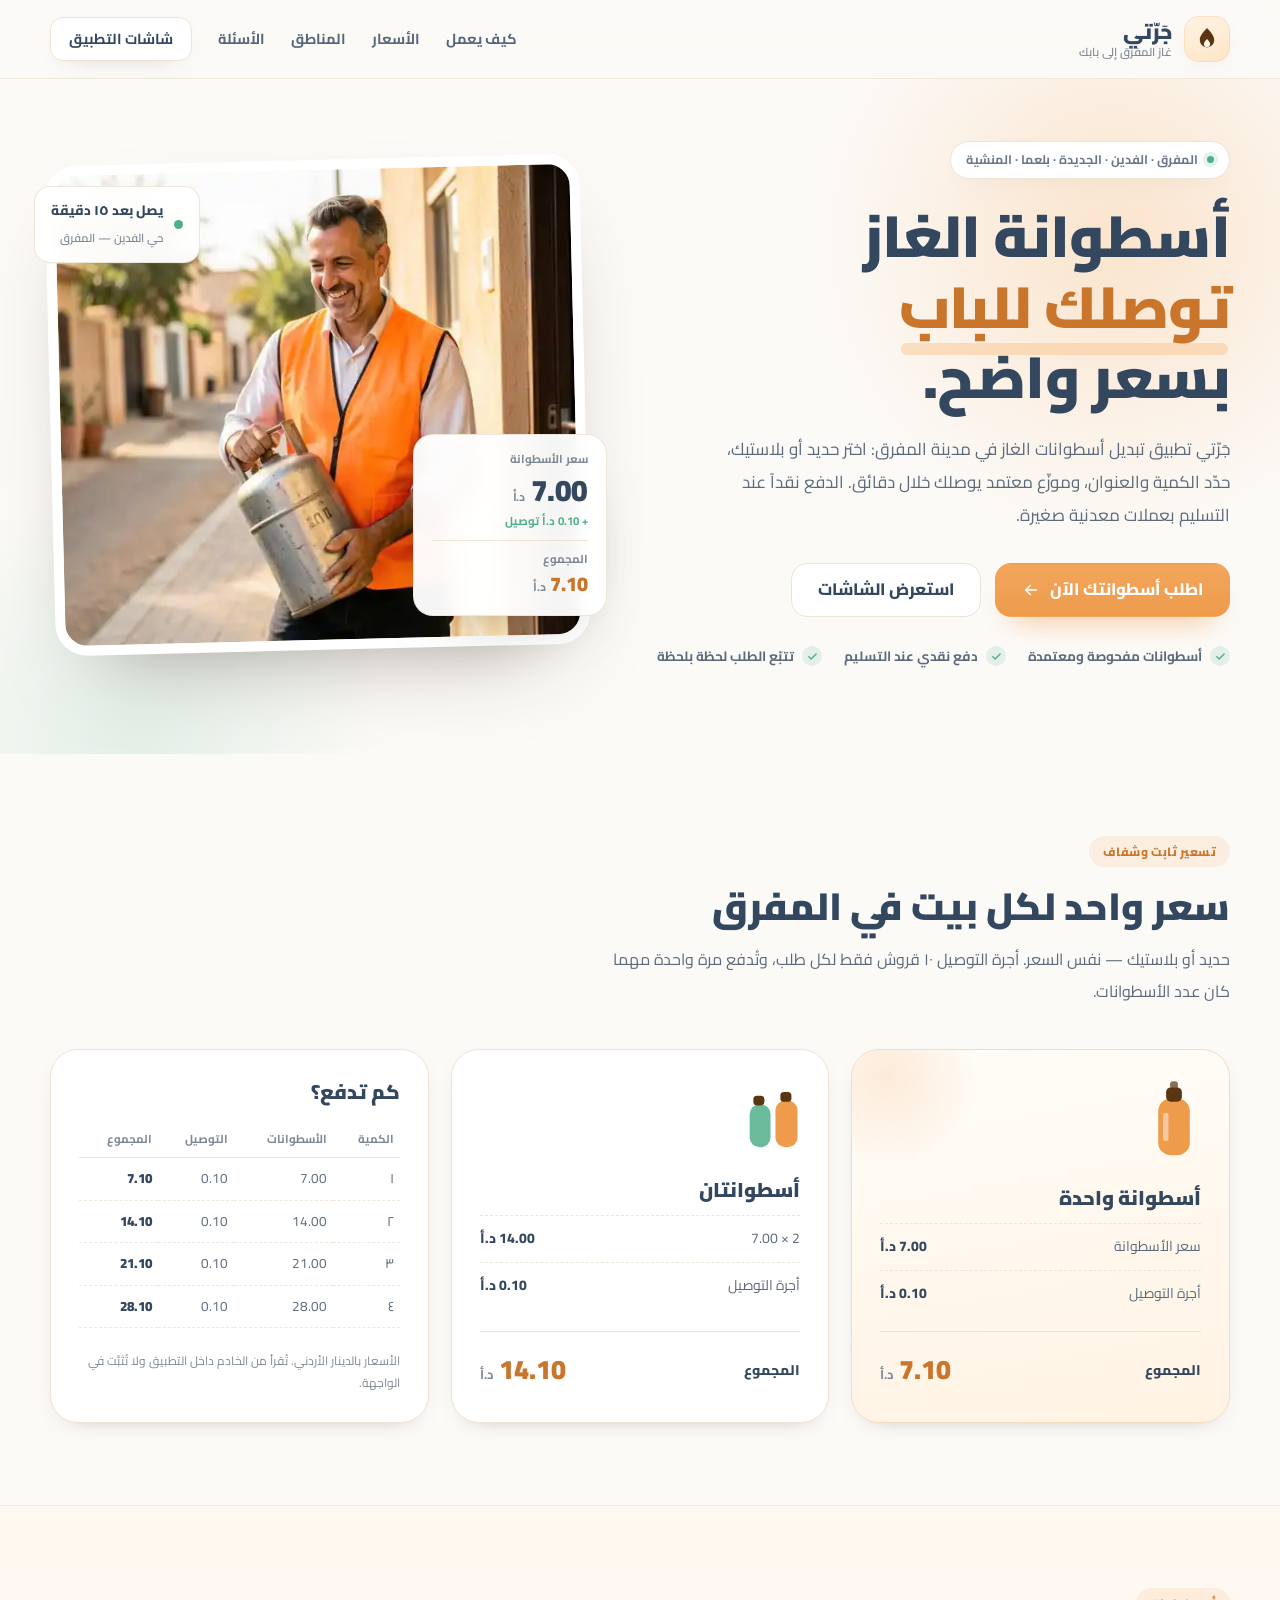
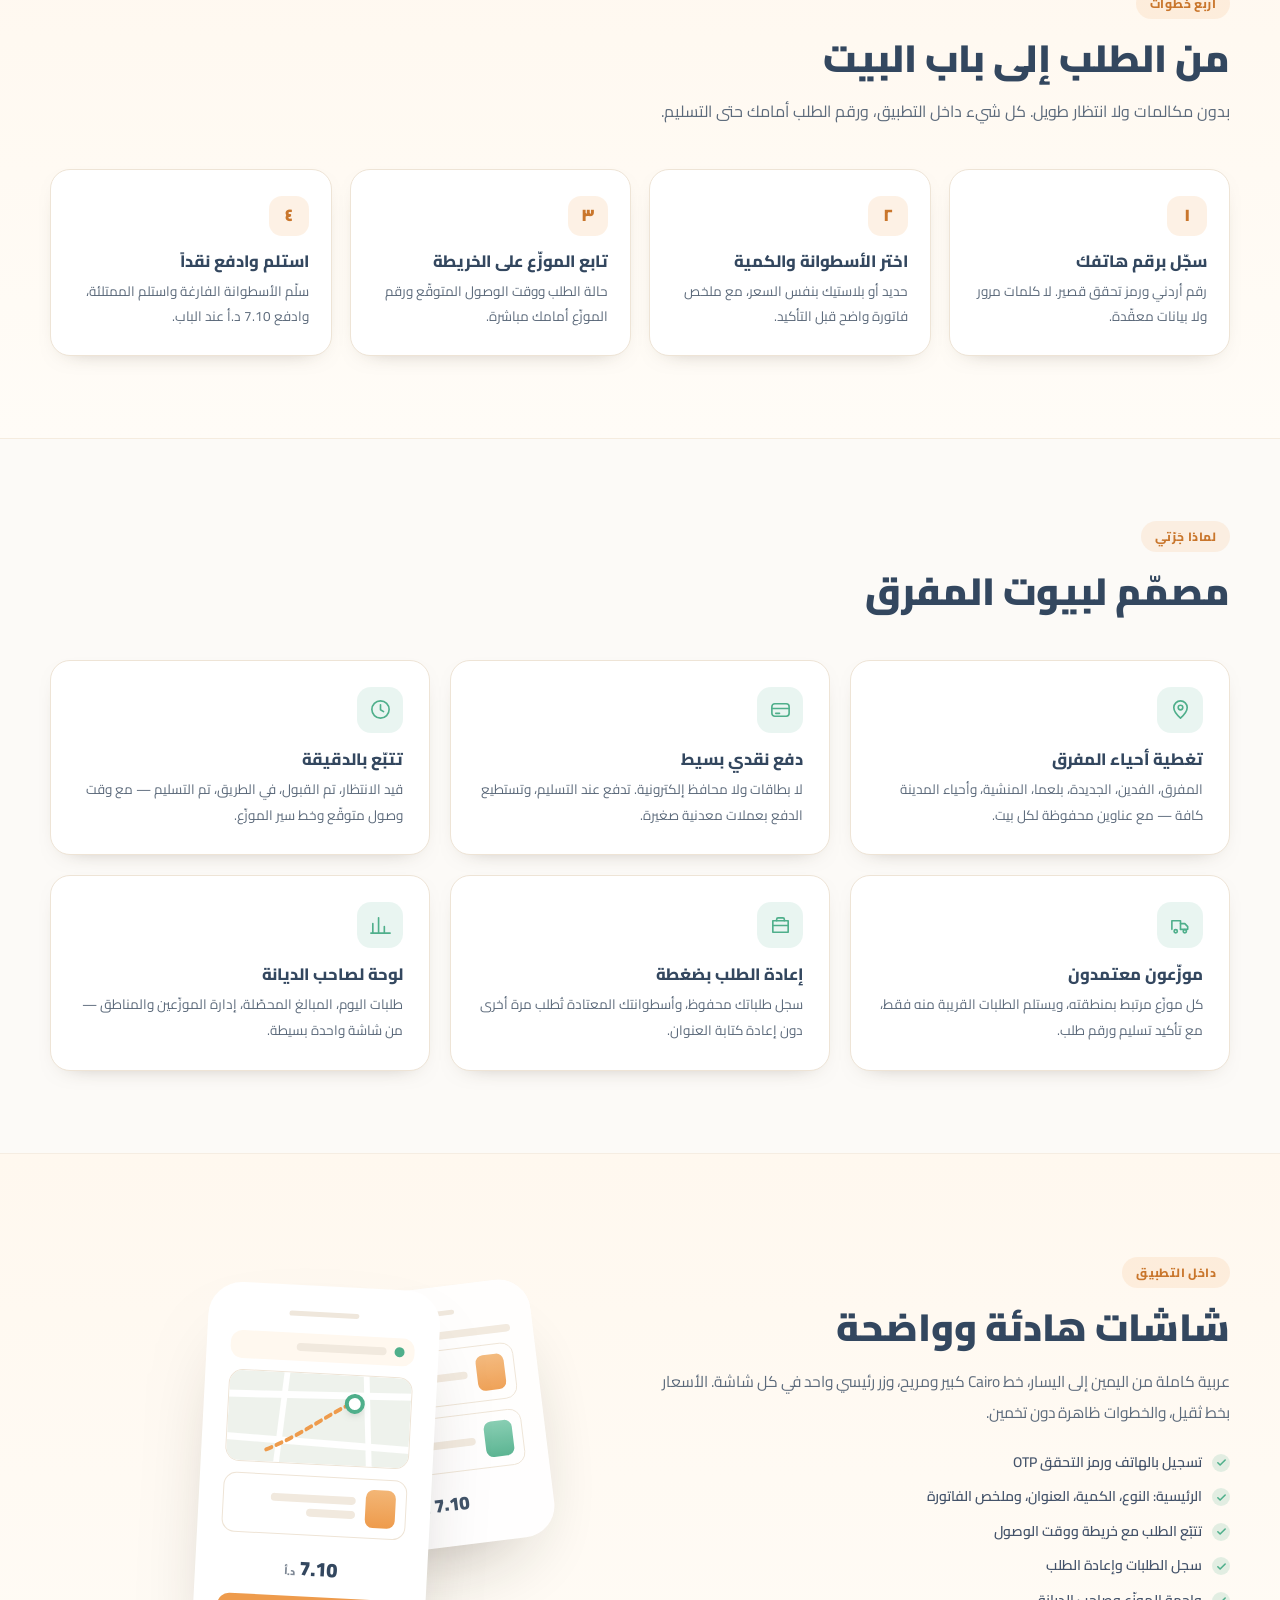
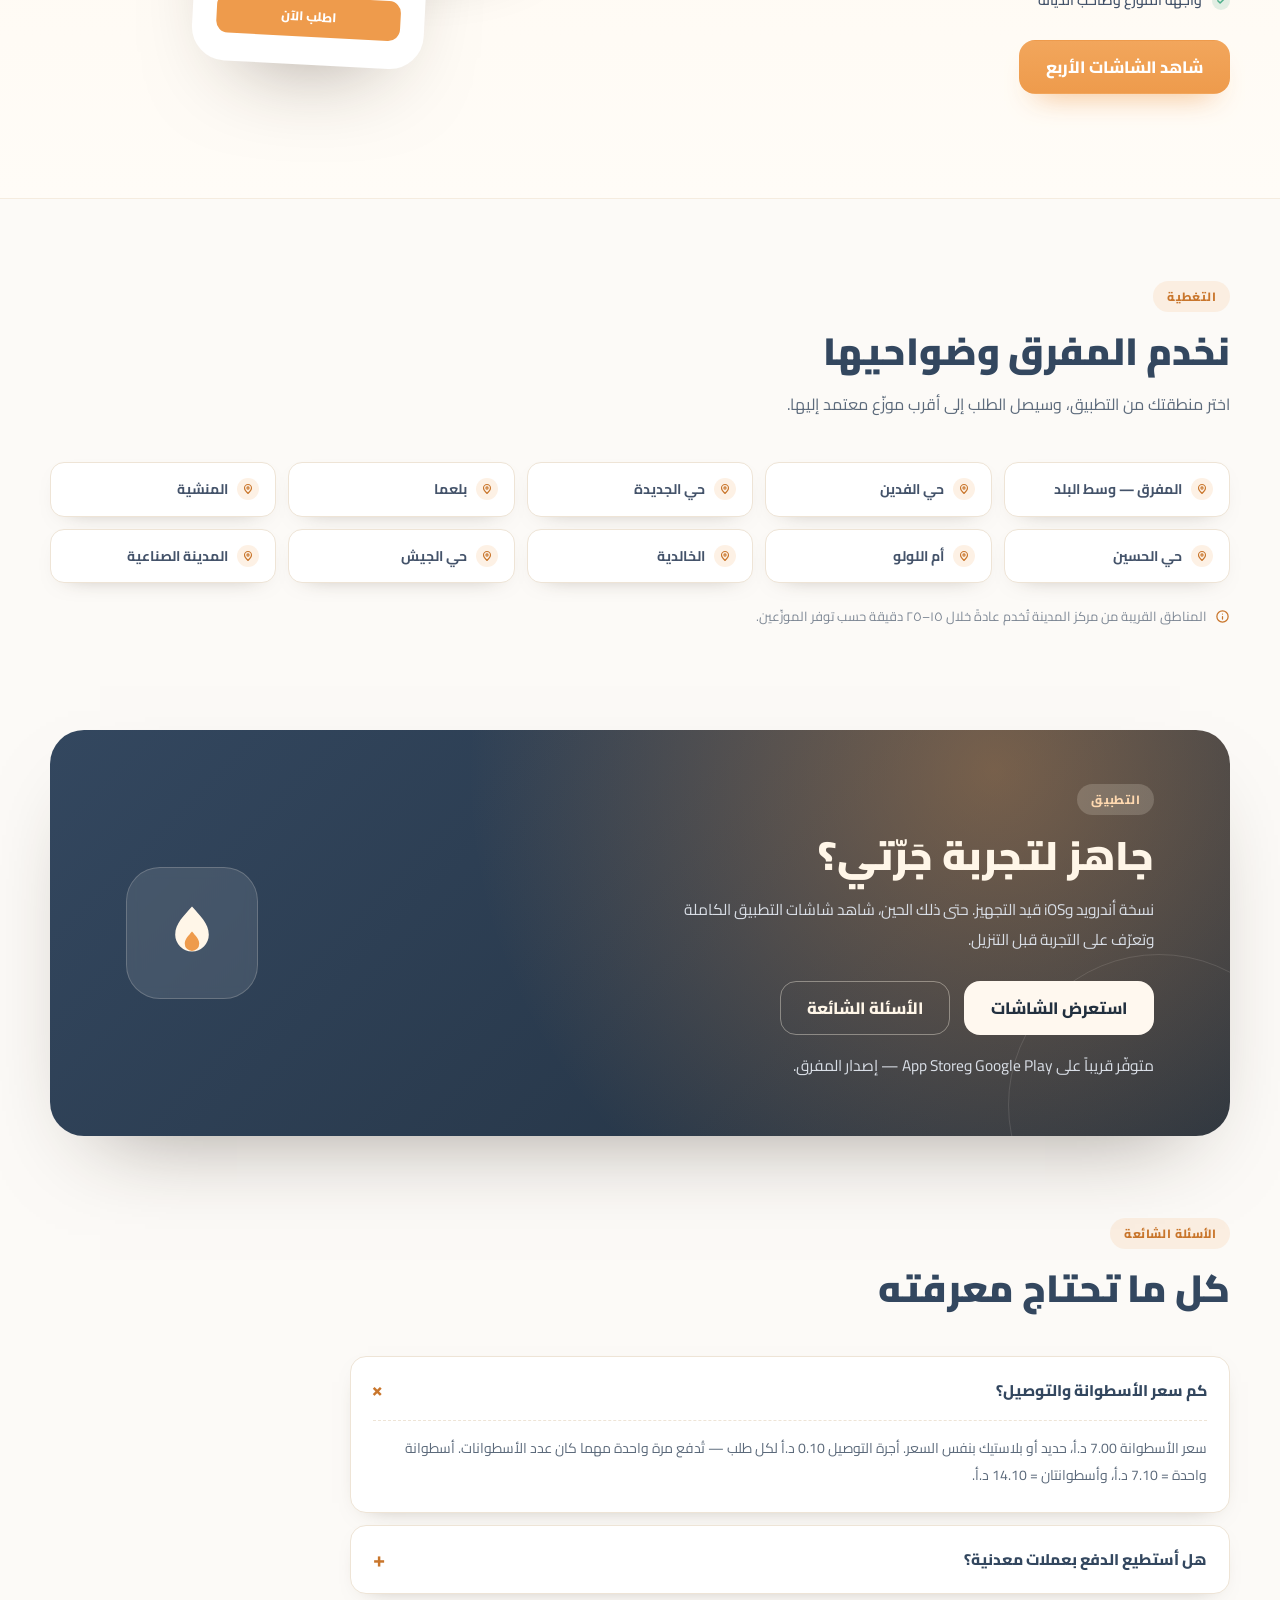
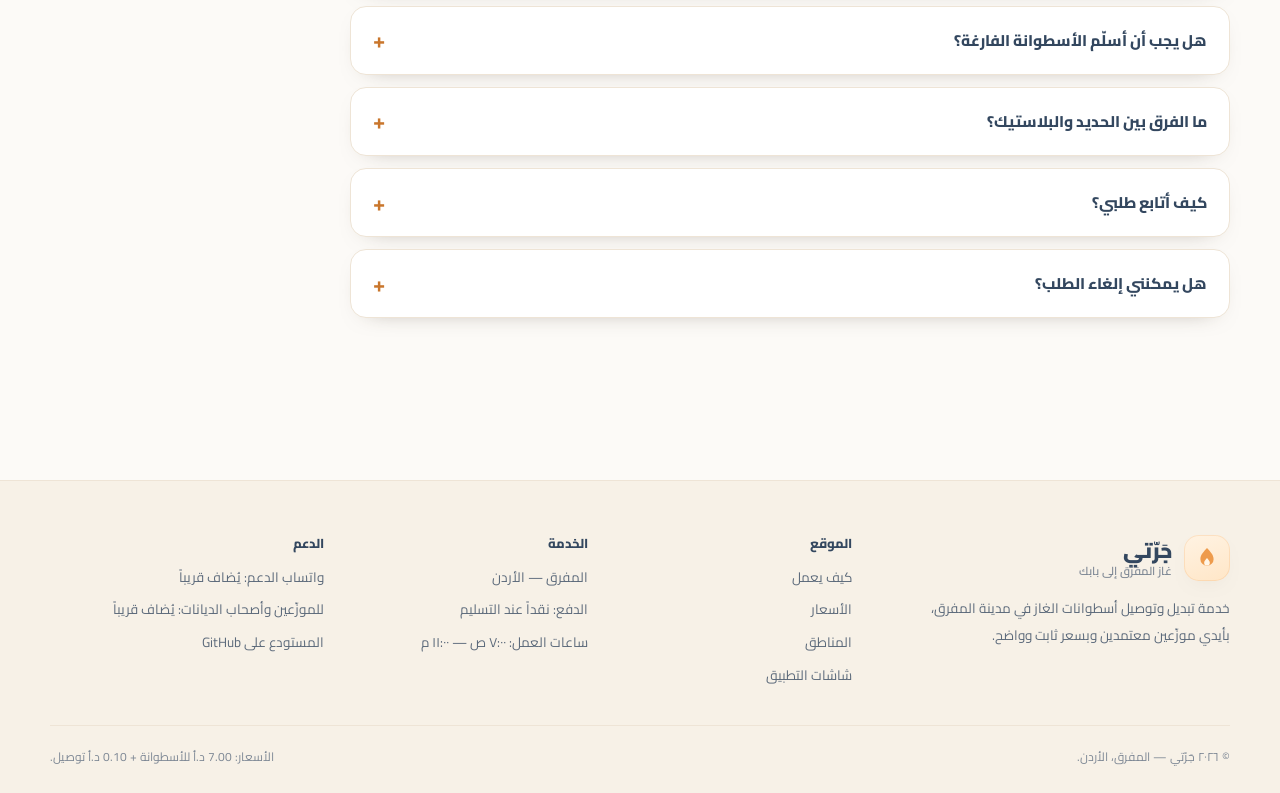
<file: index.html>
<!DOCTYPE html>
<html lang="ar" dir="rtl">
<head>
<meta charset="utf-8" />
<meta name="viewport" content="width=device-width, initial-scale=1" />
<meta name="theme-color" content="#FCFAF7" />
<title>جَرّتي — توصيل أسطوانات الغاز في المفرق | 7.10 د.أ</title>
<meta name="description" content="جَرّتي: تطبيق توصيل وتبديل أسطوانات الغاز في المفرق. أسطوانة حديد أو بلاستيك بـ 7.00 د.أ + 0.10 د.أ توصيل. الدفع نقداً عند التسليم، وتتبّع الطلب حتى باب البيت." />
<link rel="preconnect" href="https://fonts.googleapis.com">
<link rel="preconnect" href="https://fonts.gstatic.com" crossorigin>
<link href="https://fonts.googleapis.com/css2?family=Cairo:wght@400;500;600;700;800;900&display=swap" rel="stylesheet">
<link rel="stylesheet" href="landing.css">
<link rel="icon" href="data:image/svg+xml,%3Csvg xmlns='http://www.w3.org/2000/svg' viewBox='0 0 24 26'%3E%3Cpath d='M12 1.6c3.4 3.9 7.2 7.2 7.2 12.1a7.2 7.2 0 1 1-14.4 0C4.8 8.8 8.6 5.5 12 1.6Z' fill='%23EE9B4C'/%3E%3C/svg%3E">
</head>
<body>

<!-- ============ HEADER ============ -->
<header class="lp-header">
  <div class="wrap lp-header-in">
    <a class="lp-brand" href="index.html" aria-label="جَرّتي — الصفحة الرئيسية">
      <span class="lp-mark" aria-hidden="true">
        <svg width="24" height="27" viewBox="0 0 24 26" fill="none">
          <path d="M12 1.6c3.4 3.9 7.2 7.2 7.2 12.1a7.2 7.2 0 1 1-14.4 0C4.8 8.8 8.6 5.5 12 1.6Z" fill="#5B3512"/>
          <path d="M12 12.4c1.6 1.9 3.1 3.3 3.1 5.2a3.1 3.1 0 1 1-6.2 0c0-1.9 1.5-3.3 3.1-5.2Z" fill="#FFF6E8"/>
        </svg>
      </span>
      <span class="lp-brand-tx">
        <b>جَرّتي</b>
        <small>غاز المفرّق إلى بابك</small>
      </span>
    </a>

    <nav class="lp-nav" aria-label="التنقل الرئيسي">
      <a href="#how">كيف يعمل</a>
      <a href="#pricing">الأسعار</a>
      <a href="#areas">المناطق</a>
      <a href="#faq">الأسئلة</a>
      <a class="lp-nav-btn" href="screens.html">شاشات التطبيق</a>
    </nav>
  </div>
</header>

<main>

<!-- ============ HERO ============ -->
<section class="lp-hero">
  <div class="wrap lp-hero-grid">

    <div class="lp-hero-copy">
      <span class="lp-eyebrow">
        <span class="lp-dot"></span>
        المفرق · الفدين · الجديدة · بلعما · المنشية
      </span>

      <h1>أسطوانة الغاز<br><span class="hl">توصلك للباب</span><br>بسعر واضح.</h1>

      <p class="lp-lead">
        جَرّتي تطبيق تبديل أسطوانات الغاز في مدينة المفرق: اختر حديد أو بلاستيك،
        حدّد الكمية والعنوان، وموزّع معتمد يوصلك خلال دقائق. الدفع نقداً عند التسليم
        بعملات معدنية صغيرة.
      </p>

      <div class="lp-hero-actions">
        <a class="lp-btn lp-btn-primary" href="#download">
          اطلب أسطوانتك الآن
          <svg width="18" height="18" viewBox="0 0 24 24" fill="none" stroke="currentColor" stroke-width="2.2" stroke-linecap="round" stroke-linejoin="round"><path d="M19 12H5"/><path d="M11 6l-6 6 6 6"/></svg>
        </a>
        <a class="lp-btn lp-btn-ghost" href="screens.html">استعرض الشاشات</a>
      </div>

      <ul class="lp-trust">
        <li>
          <span class="tick"><svg viewBox="0 0 24 24" fill="none" stroke="currentColor" stroke-width="3" stroke-linecap="round" stroke-linejoin="round"><path d="M4 12.5 9 17.5 20 6.5"/></svg></span>
          أسطوانات مفحوصة ومعتمدة
        </li>
        <li>
          <span class="tick"><svg viewBox="0 0 24 24" fill="none" stroke="currentColor" stroke-width="3" stroke-linecap="round" stroke-linejoin="round"><path d="M4 12.5 9 17.5 20 6.5"/></svg></span>
          دفع نقدي عند التسليم
        </li>
        <li>
          <span class="tick"><svg viewBox="0 0 24 24" fill="none" stroke="currentColor" stroke-width="3" stroke-linecap="round" stroke-linejoin="round"><path d="M4 12.5 9 17.5 20 6.5"/></svg></span>
          تتبّع الطلب لحظة بلحظة
        </li>
      </ul>
    </div>

    <div class="lp-hero-art">
      <div class="lp-photo">
        <img src="img/delivery.webp" alt="موزّع غاز يحمل أسطوانة إلى باب المنزل في المفرق" />
      </div>

      <div class="lp-float lp-float-price">
        <span class="lbl">سعر الأسطوانة</span>
        <strong>7.00 <i>د.أ</i></strong>
        <span class="sub">+ 0.10 د.أ توصيل</span>
        <div class="sep"></div>
        <span class="lbl">المجموع</span>
        <b class="total">7.10 <i>د.أ</i></b>
      </div>

      <div class="lp-float lp-float-eta">
        <span class="pulse"></span>
        <div>
          <b>يصل بعد ١٥ دقيقة</b>
          <small>حي الفدين — المفرق</small>
        </div>
      </div>
    </div>

  </div>
</section>

<!-- ============ PRICING ============ -->
<section class="lp-section" id="pricing">
  <div class="wrap">
    <div class="lp-sec-head">
      <span class="lp-tag">تسعير ثابت وشفاف</span>
      <h2>سعر واحد لكل بيت في المفرق</h2>
      <p>حديد أو بلاستيك — نفس السعر. أجرة التوصيل ١٠ قروش فقط لكل طلب، وتُدفع مرة واحدة مهما كان عدد الأسطوانات.</p>
    </div>

    <div class="lp-price-grid">
      <div class="lp-price-card lp-price-main">
        <div class="lp-cylinder" aria-hidden="true">
          <svg width="54" height="82" viewBox="0 0 34 52" fill="none">
            <rect x="7" y="13" width="20" height="36" rx="8" fill="#EE9B4C"/>
            <rect x="12" y="6" width="10" height="9" rx="3" fill="#5B3512"/>
            <rect x="14.5" y="2" width="5" height="5" rx="2" fill="#5B3512" opacity=".7"/>
            <rect x="10" y="22" width="3.5" height="18" rx="1.8" fill="#fff" opacity=".45"/>
          </svg>
        </div>
        <h3>أسطوانة واحدة</h3>
        <p class="lp-price-line"><span>سعر الأسطوانة</span><b>7.00 د.أ</b></p>
        <p class="lp-price-line"><span>أجرة التوصيل</span><b>0.10 د.أ</b></p>
        <p class="lp-price-total"><span>المجموع</span><b>7.10 <i>د.أ</i></b></p>
      </div>

      <div class="lp-price-card">
        <div class="lp-cylinder two" aria-hidden="true">
          <svg width="54" height="82" viewBox="0 0 44 52" fill="none">
            <rect x="3" y="14" width="17" height="35" rx="8" fill="#4FAF8B" opacity=".85"/>
            <rect x="24" y="11" width="18" height="38" rx="8" fill="#EE9B4C"/>
            <rect x="6" y="7" width="9" height="8" rx="3" fill="#5B3512"/>
            <rect x="28" y="4" width="9" height="8" rx="3" fill="#5B3512"/>
          </svg>
        </div>
        <h3>أسطوانتان</h3>
        <p class="lp-price-line"><span>2 × 7.00</span><b>14.00 د.أ</b></p>
        <p class="lp-price-line"><span>أجرة التوصيل</span><b>0.10 د.أ</b></p>
        <p class="lp-price-total"><span>المجموع</span><b>14.10 <i>د.أ</i></b></p>
      </div>

      <div class="lp-price-card">
        <h3>كم تدفع؟</h3>
        <table class="lp-table">
          <thead>
            <tr><th>الكمية</th><th>الأسطوانات</th><th>التوصيل</th><th>المجموع</th></tr>
          </thead>
          <tbody>
            <tr><td>١</td><td>7.00</td><td>0.10</td><td><b>7.10</b></td></tr>
            <tr><td>٢</td><td>14.00</td><td>0.10</td><td><b>14.10</b></td></tr>
            <tr><td>٣</td><td>21.00</td><td>0.10</td><td><b>21.10</b></td></tr>
            <tr><td>٤</td><td>28.00</td><td>0.10</td><td><b>28.10</b></td></tr>
          </tbody>
        </table>
        <p class="lp-note">الأسعار بالدينار الأردني. تُقرأ من الخادم داخل التطبيق ولا تُثبَّت في الواجهة.</p>
      </div>
    </div>
  </div>
</section>

<!-- ============ HOW ============ -->
<section class="lp-section lp-section-alt" id="how">
  <div class="wrap">
    <div class="lp-sec-head">
      <span class="lp-tag">أربع خطوات</span>
      <h2>من الطلب إلى باب البيت</h2>
      <p>بدون مكالمات ولا انتظار طويل. كل شيء داخل التطبيق، ورقم الطلب أمامك حتى التسليم.</p>
    </div>

    <ol class="lp-steps">
      <li>
        <span class="num">١</span>
        <h3>سجّل برقم هاتفك</h3>
        <p>رقم أردني ورمز تحقق قصير. لا كلمات مرور ولا بيانات معقّدة.</p>
      </li>
      <li>
        <span class="num">٢</span>
        <h3>اختر الأسطوانة والكمية</h3>
        <p>حديد أو بلاستيك بنفس السعر، مع ملخص فاتورة واضح قبل التأكيد.</p>
      </li>
      <li>
        <span class="num">٣</span>
        <h3>تابع الموزّع على الخريطة</h3>
        <p>حالة الطلب ووقت الوصول المتوقّع ورقم الموزّع أمامك مباشرة.</p>
      </li>
      <li>
        <span class="num">٤</span>
        <h3>استلم وادفع نقداً</h3>
        <p>سلّم الأسطوانة الفارغة واستلم الممتلئة، وادفع 7.10 د.أ عند الباب.</p>
      </li>
    </ol>
  </div>
</section>

<!-- ============ FEATURES ============ -->
<section class="lp-section">
  <div class="wrap">
    <div class="lp-sec-head">
      <span class="lp-tag">لماذا جَرّتي</span>
      <h2>مصمّم لبيوت المفرق</h2>
    </div>

    <div class="lp-features">
      <article class="lp-feature">
        <span class="ico">
          <svg viewBox="0 0 24 24" fill="none" stroke="currentColor" stroke-width="1.7" stroke-linecap="round" stroke-linejoin="round"><path d="M12 21s7-6.1 7-11a7 7 0 1 0-14 0c0 4.9 7 11 7 11Z"/><circle cx="12" cy="10" r="2.4"/></svg>
        </span>
        <h3>تغطية أحياء المفرق</h3>
        <p>المفرق، الفدين، الجديدة، بلعما، المنشية، وأحياء المدينة كافة — مع عناوين محفوظة لكل بيت.</p>
      </article>

      <article class="lp-feature">
        <span class="ico">
          <svg viewBox="0 0 24 24" fill="none" stroke="currentColor" stroke-width="1.7" stroke-linecap="round" stroke-linejoin="round"><rect x="3" y="6" width="18" height="13" rx="3"/><path d="M3 11h18"/><path d="M7 16h4"/></svg>
        </span>
        <h3>دفع نقدي بسيط</h3>
        <p>لا بطاقات ولا محافظ إلكترونية. تدفع عند التسليم، وتستطيع الدفع بعملات معدنية صغيرة.</p>
      </article>

      <article class="lp-feature">
        <span class="ico">
          <svg viewBox="0 0 24 24" fill="none" stroke="currentColor" stroke-width="1.7" stroke-linecap="round" stroke-linejoin="round"><circle cx="12" cy="12" r="9"/><path d="M12 7v5.2l3.2 2"/></svg>
        </span>
        <h3>تتبّع بالدقيقة</h3>
        <p>قيد الانتظار، تم القبول، في الطريق، تم التسليم — مع وقت وصول متوقّع وخط سير الموزّع.</p>
      </article>

      <article class="lp-feature">
        <span class="ico">
          <svg viewBox="0 0 24 24" fill="none" stroke="currentColor" stroke-width="1.7" stroke-linecap="round" stroke-linejoin="round"><path d="M3 16V7h9v9"/><path d="M12 10h4.5l3 3.2V16h-7.5"/><circle cx="7" cy="18" r="1.7"/><circle cx="16.5" cy="18" r="1.7"/></svg>
        </span>
        <h3>موزّعون معتمدون</h3>
        <p>كل موزّع مرتبط بمنطقته، ويستلم الطلبات القريبة منه فقط، مع تأكيد تسليم ورقم طلب.</p>
      </article>

      <article class="lp-feature">
        <span class="ico">
          <svg viewBox="0 0 24 24" fill="none" stroke="currentColor" stroke-width="1.7" stroke-linecap="round" stroke-linejoin="round"><path d="M4 7h16v12H4z"/><path d="M8 7V5.5A1.5 1.5 0 0 1 9.5 4h5A1.5 1.5 0 0 1 16 5.5V7"/><path d="M4 12h16"/></svg>
        </span>
        <h3>إعادة الطلب بضغطة</h3>
        <p>سجل طلباتك محفوظ، وأسطوانتك المعتادة تُطلب مرة أخرى دون إعادة كتابة العنوان.</p>
      </article>

      <article class="lp-feature">
        <span class="ico">
          <svg viewBox="0 0 24 24" fill="none" stroke="currentColor" stroke-width="1.7" stroke-linecap="round" stroke-linejoin="round"><path d="M4 20V10M10 20V4M16 20v-7M22 20H2"/></svg>
        </span>
        <h3>لوحة لصاحب الديانة</h3>
        <p>طلبات اليوم، المبالغ المحصّلة، إدارة الموزّعين والمناطق — من شاشة واحدة بسيطة.</p>
      </article>
    </div>
  </div>
</section>

<!-- ============ SCREENS TEASER ============ -->
<section class="lp-section lp-section-alt" id="screens">
  <div class="wrap lp-screens">
    <div class="lp-screens-copy">
      <span class="lp-tag">داخل التطبيق</span>
      <h2>شاشات هادئة وواضحة</h2>
      <p>
        عربية كاملة من اليمين إلى اليسار، خط Cairo كبير ومريح، وزر رئيسي واحد في كل شاشة.
        الأسعار بخط ثقيل، والخطوات ظاهرة دون تخمين.
      </p>
      <ul class="lp-checks">
        <li>تسجيل بالهاتف ورمز التحقق OTP</li>
        <li>الرئيسية: النوع، الكمية، العنوان، وملخص الفاتورة</li>
        <li>تتبّع الطلب مع خريطة ووقت الوصول</li>
        <li>سجل الطلبات وإعادة الطلب</li>
        <li>واجهة الموزّع وصاحب الديانة</li>
      </ul>
      <a class="lp-btn lp-btn-primary" href="screens.html">شاهد الشاشات الأربع</a>
    </div>

    <div class="lp-phones" aria-hidden="true">
      <div class="lp-phone lp-phone-back">
        <div class="lp-phone-bar"></div>
        <div class="ph-line w70"></div>
        <div class="ph-card"><span class="ph-ico"></span><span class="ph-line w50"></span></div>
        <div class="ph-card"><span class="ph-ico mint"></span><span class="ph-line w60"></span></div>
        <div class="ph-price">7.10 <i>د.أ</i></div>
      </div>

      <div class="lp-phone lp-phone-front">
        <div class="lp-phone-bar"></div>
        <div class="ph-loc"><span></span><div class="ph-line w55"></div></div>
        <div class="ph-map">
          <svg viewBox="0 0 220 90" preserveAspectRatio="none">
            <rect width="220" height="90" fill="#EEF2EC"/>
            <g stroke="#fff" stroke-width="7" stroke-linecap="round">
              <path d="M-10 24 L230 18"/><path d="M-10 66 L230 72"/><path d="M70 -10 L60 100"/><path d="M164 -10 L174 100"/>
            </g>
            <path d="M48 78 C 90 62, 120 40, 152 26" fill="none" stroke="#EE9B4C" stroke-width="4" stroke-linecap="round" stroke-dasharray="7 6"/>
          </svg>
          <span class="ph-pin"></span>
        </div>
        <div class="ph-card"><span class="ph-ico"></span><div><div class="ph-line w70"></div><div class="ph-line w40"></div></div></div>
        <div class="ph-price">7.10 <i>د.أ</i></div>
        <div class="ph-btn">اطلب الآن</div>
      </div>
    </div>
  </div>
</section>

<!-- ============ AREAS ============ -->
<section class="lp-section" id="areas">
  <div class="wrap">
    <div class="lp-sec-head">
      <span class="lp-tag">التغطية</span>
      <h2>نخدم المفرق وضواحيها</h2>
      <p>اختر منطقتك من التطبيق، وسيصل الطلب إلى أقرب موزّع معتمد إليها.</p>
    </div>
    <ul class="lp-areas">
      <li><span class="pin"></span>المفرق — وسط البلد</li>
      <li><span class="pin"></span>حي الفدين</li>
      <li><span class="pin"></span>حي الجديدة</li>
      <li><span class="pin"></span>بلعما</li>
      <li><span class="pin"></span>المنشية</li>
      <li><span class="pin"></span>حي الحسين</li>
      <li><span class="pin"></span>أم اللولو</li>
      <li><span class="pin"></span>الخالدية</li>
      <li><span class="pin"></span>حي الجيش</li>
      <li><span class="pin"></span>المدينة الصناعية</li>
    </ul>
    <p class="lp-areas-note">
      <svg width="15" height="15" viewBox="0 0 24 24" fill="none" stroke="currentColor" stroke-width="2" stroke-linecap="round"><circle cx="12" cy="12" r="9"/><path d="M12 8h.01M12 12v4"/></svg>
      المناطق القريبة من مركز المدينة تُخدم عادةً خلال ١٥–٢٥ دقيقة حسب توفر الموزّعين.
    </p>
  </div>
</section>

<!-- ============ DOWNLOAD ============ -->
<section class="lp-download" id="download">
  <div class="wrap lp-download-in">
    <div>
      <span class="lp-tag light">التطبيق</span>
      <h2>جاهز لتجربة جَرّتي؟</h2>
      <p>نسخة أندرويد وiOS قيد التجهيز. حتى ذلك الحين، شاهد شاشات التطبيق الكاملة وتعرّف على التجربة قبل التنزيل.</p>
      <div class="lp-hero-actions">
        <a class="lp-btn lp-btn-light" href="screens.html">استعرض الشاشات</a>
        <a class="lp-btn lp-btn-outline-light" href="#faq">الأسئلة الشائعة</a>
      </div>
      <p class="lp-fineprint">
        متوفّر قريباً على Google Play وApp Store — إصدار المفرق.
      </p>
    </div>
    <div class="lp-download-badge" aria-hidden="true">
      <svg width="56" height="64" viewBox="0 0 24 26" fill="none">
        <path d="M12 1.6c3.4 3.9 7.2 7.2 7.2 12.1a7.2 7.2 0 1 1-14.4 0C4.8 8.8 8.6 5.5 12 1.6Z" fill="#FFF6E8"/>
        <path d="M12 12.4c1.6 1.9 3.1 3.3 3.1 5.2a3.1 3.1 0 1 1-6.2 0c0-1.9 1.5-3.3 3.1-5.2Z" fill="#EE9B4C"/>
      </svg>
    </div>
  </div>
</section>

<!-- ============ FAQ ============ -->
<section class="lp-section" id="faq">
  <div class="wrap">
    <div class="lp-sec-head">
      <span class="lp-tag">الأسئلة الشائعة</span>
      <h2>كل ما تحتاج معرفته</h2>
    </div>

    <div class="lp-faq">
      <details open>
        <summary>كم سعر الأسطوانة والتوصيل؟</summary>
        <p>سعر الأسطوانة 7.00 د.أ، حديد أو بلاستيك بنفس السعر. أجرة التوصيل 0.10 د.أ لكل طلب — تُدفع مرة واحدة مهما كان عدد الأسطوانات. أسطوانة واحدة = 7.10 د.أ، وأسطوانتان = 14.10 د.أ.</p>
      </details>
      <details>
        <summary>هل أستطيع الدفع بعملات معدنية؟</summary>
        <p>نعم. الدفع نقداً عند التسليم، ويمكنك الدفع بعملات ورقية أو معدنية صغيرة. يُرجى تجهيز المبلغ قبل وصول الموزّع لتسريع التسليم.</p>
      </details>
      <details>
        <summary>هل يجب أن أسلّم الأسطوانة الفارغة؟</summary>
        <p>نعم، الخدمة تبديل: تستلم أسطوانة ممتلئة مفحوصة وتسلّم الفارغة للموزّع في نفس الوقت.</p>
      </details>
      <details>
        <summary>ما الفرق بين الحديد والبلاستيك؟</summary>
        <p>الأسطوانة الحديدية منزلية ١٢٫٥ كغم، والبلاستيكية (كومبوزيت) أخف وزناً وأسهل للحمل. السعر واحد: 7.00 د.أ.</p>
      </details>
      <details>
        <summary>كيف أتابع طلبي؟</summary>
        <p>بعد تأكيد الطلب يظهر رقم الطلب وحالته: قيد الانتظار، تم القبول، الموزّع في الطريق، تم التسليم — مع وقت وصول متوقّع وبيانات الموزّع.</p>
      </details>
      <details>
        <summary>هل يمكنني إلغاء الطلب؟</summary>
        <p>يمكن الإلغاء قبل قبول الموزّع دون رسوم. بعد القبول قد يُطبَّق رسم إلغاء بسيط لتغطية مشوار الموزّع.</p>
      </details>
    </div>
  </div>
</section>

</main>

<!-- ============ FOOTER ============ -->
<footer class="lp-footer">
  <div class="wrap lp-footer-grid">
    <div>
      <a class="lp-brand" href="index.html">
        <span class="lp-mark">
          <svg width="22" height="25" viewBox="0 0 24 26" fill="none">
            <path d="M12 1.6c3.4 3.9 7.2 7.2 7.2 12.1a7.2 7.2 0 1 1-14.4 0C4.8 8.8 8.6 5.5 12 1.6Z" fill="#EE9B4C"/>
            <path d="M12 12.4c1.6 1.9 3.1 3.3 3.1 5.2a3.1 3.1 0 1 1-6.2 0c0-1.9 1.5-3.3 3.1-5.2Z" fill="#FFF6E8"/>
          </svg>
        </span>
        <span class="lp-brand-tx"><b>جَرّتي</b><small>غاز المفرّق إلى بابك</small></span>
      </a>
      <p class="lp-footer-about">
        خدمة تبديل وتوصيل أسطوانات الغاز في مدينة المفرق، بأيدي موزّعين معتمدين
        وبسعر ثابت وواضح.
      </p>
    </div>

    <div class="lp-footer-col">
      <h4>الموقع</h4>
      <a href="#how">كيف يعمل</a>
      <a href="#pricing">الأسعار</a>
      <a href="#areas">المناطق</a>
      <a href="screens.html">شاشات التطبيق</a>
    </div>

    <div class="lp-footer-col">
      <h4>الخدمة</h4>
      <p>المفرق — الأردن</p>
      <p>الدفع: نقداً عند التسليم</p>
      <p>ساعات العمل: ٧:٠٠ ص — ١١:٠٠ م</p>
    </div>

    <div class="lp-footer-col">
      <h4>الدعم</h4>
      <p>واتساب الدعم: يُضاف قريباً</p>
      <p>للموزّعين وأصحاب الديانات: يُضاف قريباً</p>
      <a href="https://github.com/bash121213-ops/jarti-gas-mafraq">المستودع على GitHub</a>
    </div>
  </div>

  <div class="wrap lp-footer-bottom">
    <span>© ٢٠٢٦ جَرّتي — المفرق، الأردن.</span>
    <span>الأسعار: 7.00 د.أ للأسطوانة + 0.10 د.أ توصيل.</span>
  </div>
</footer>

</body>
</html>
</file>
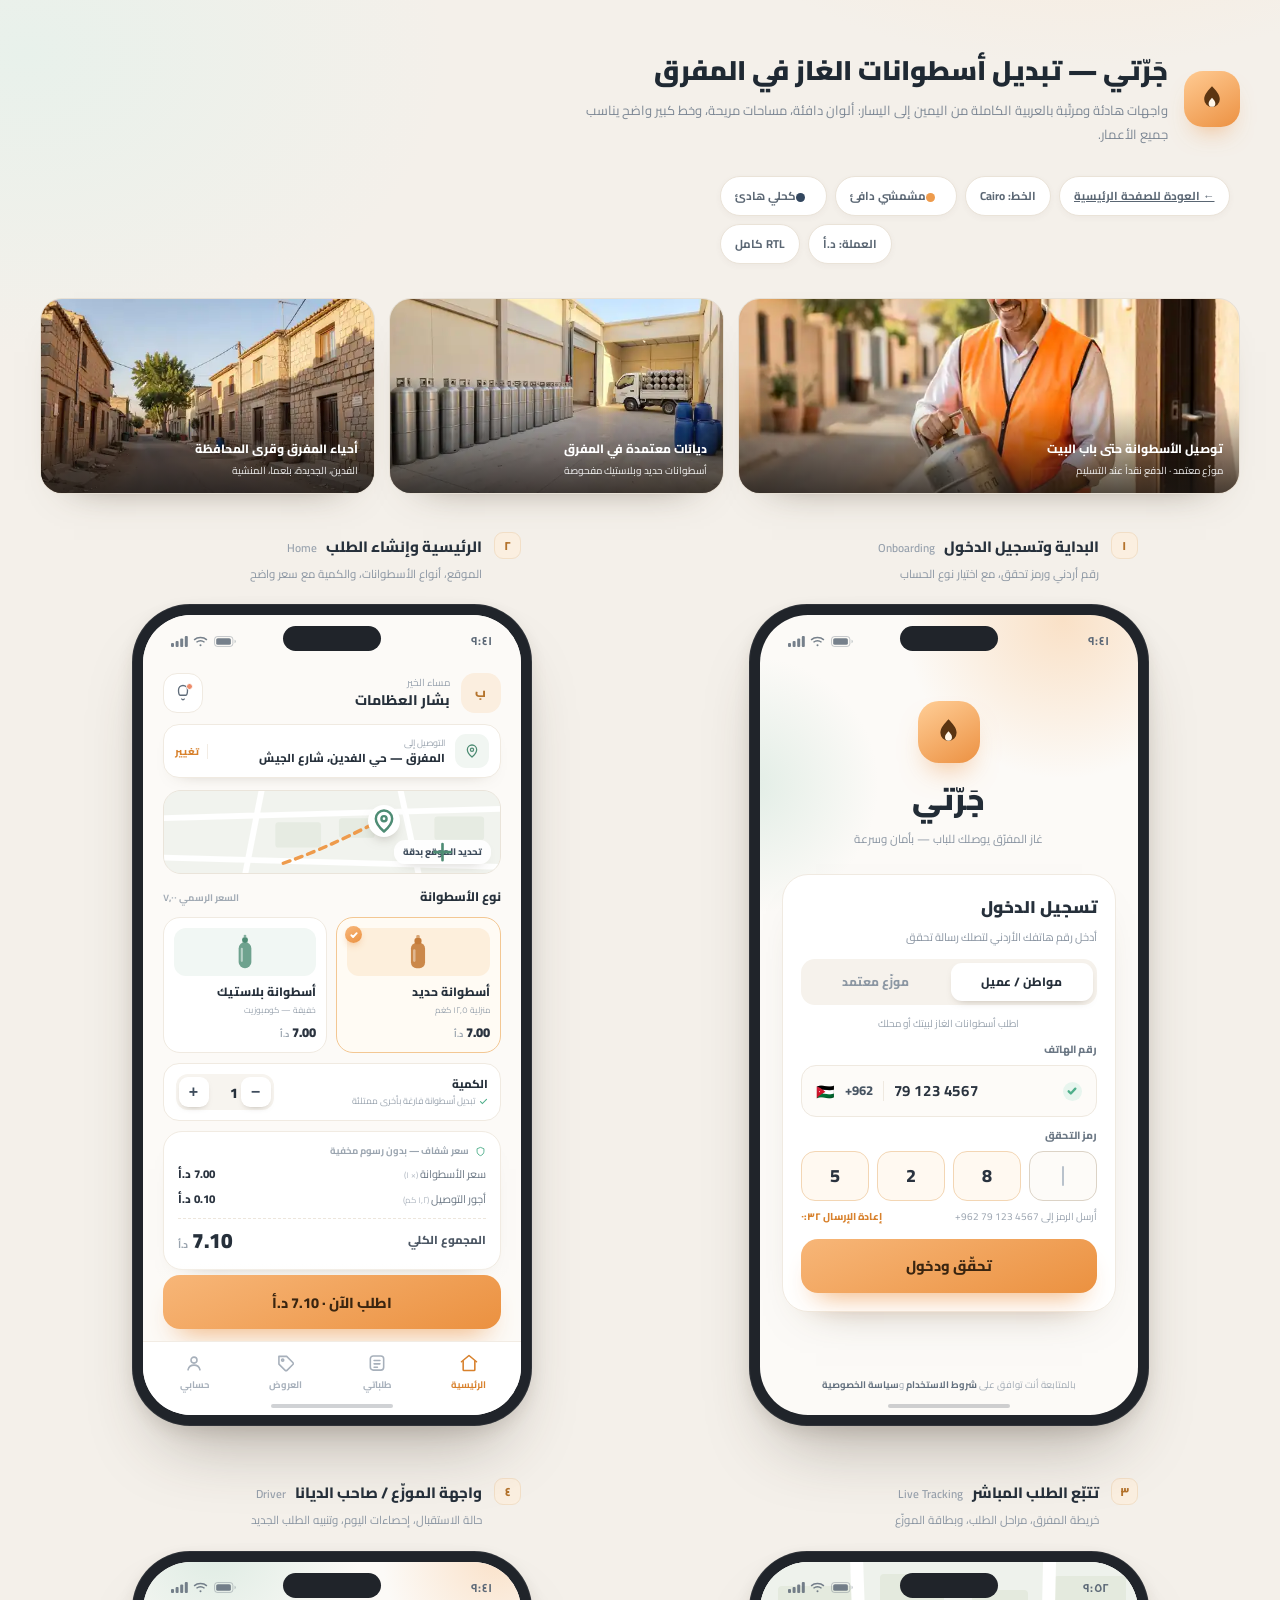
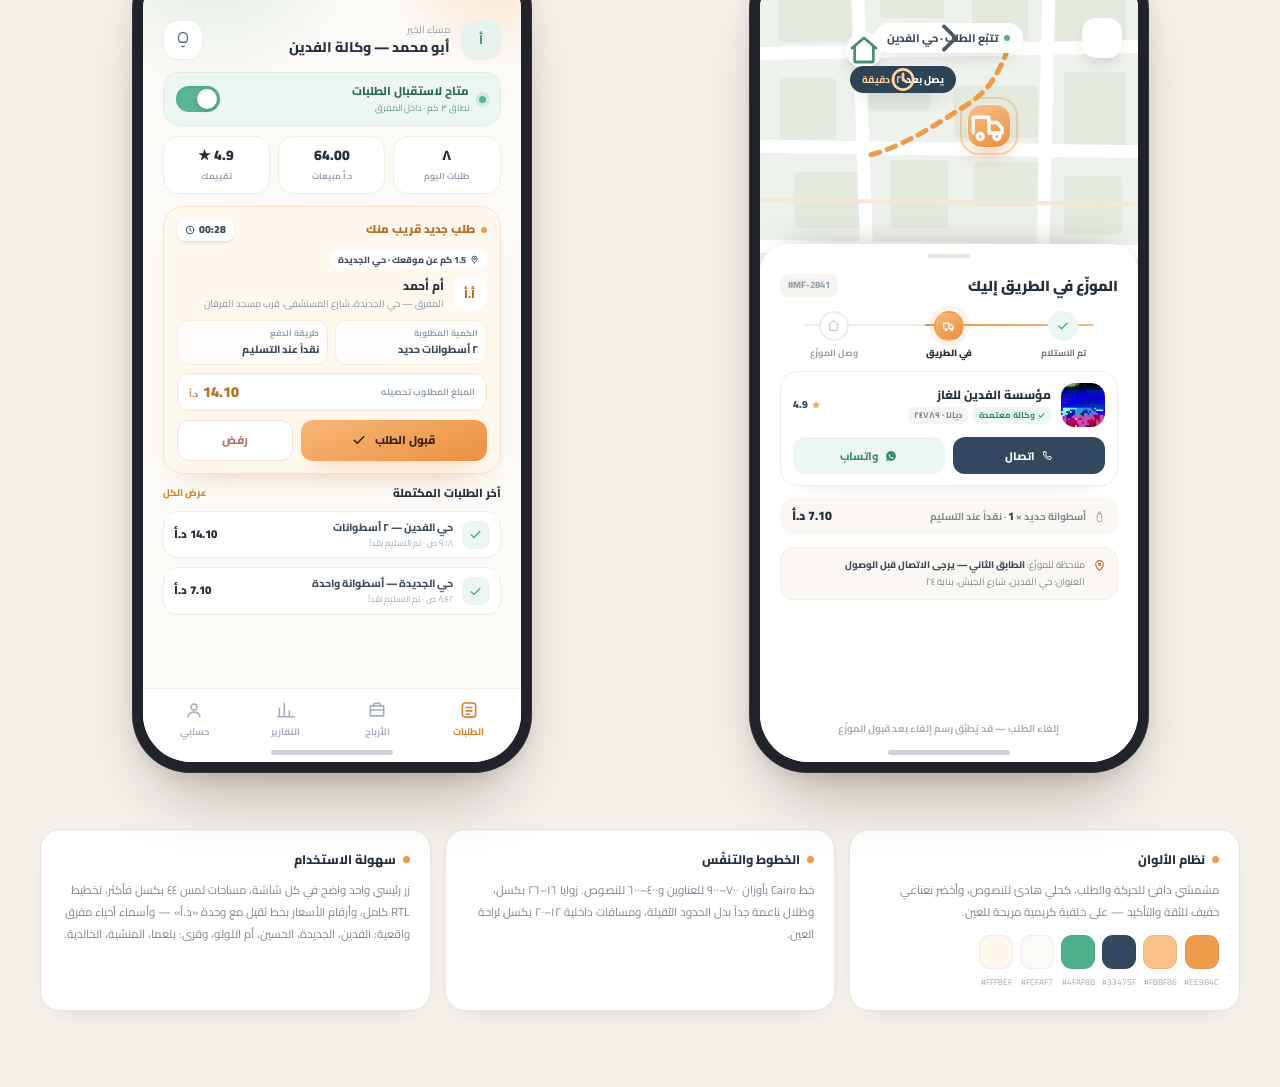
<file: screens.html>
<!DOCTYPE html>
<html lang="ar" dir="rtl">
<head>
<meta charset="utf-8" />
<meta name="viewport" content="width=device-width, initial-scale=1" />
<title>جَرّتي — شاشات التطبيق | غاز المفرق</title>
<link rel="preconnect" href="https://fonts.googleapis.com">
<link rel="preconnect" href="https://fonts.gstatic.com" crossorigin>
<link href="https://fonts.googleapis.com/css2?family=Cairo:wght@400;500;600;700;800;900&display=swap" rel="stylesheet">
<link rel="stylesheet" href="styles.css">
<link rel="icon" href="data:image/svg+xml,%3Csvg xmlns='http://www.w3.org/2000/svg' viewBox='0 0 24 26'%3E%3Cpath d='M12 1.6c3.4 3.9 7.2 7.2 7.2 12.1a7.2 7.2 0 1 1-14.4 0C4.8 8.8 8.6 5.5 12 1.6Z' fill='%23EE9B4C'/%3E%3C/svg%3E">
</head>
<body>

<header class="page-head">
  <div class="brand">
    <div class="brand-mark">
      <svg width="26" height="29" viewBox="0 0 24 26" fill="none">
        <path d="M12 1.6c3.4 3.9 7.2 7.2 7.2 12.1a7.2 7.2 0 1 1-14.4 0C4.8 8.8 8.6 5.5 12 1.6Z" fill="#5B3512"/>
        <path d="M12 12.4c1.6 1.9 3.1 3.3 3.1 5.2a3.1 3.1 0 1 1-6.2 0c0-1.9 1.5-3.3 3.1-5.2Z" fill="#FFF6E8"/>
      </svg>
    </div>
    <div>
      <h1>جَرّتي — تبديل أسطوانات الغاز في المفرق</h1>
      <p>واجهات هادئة ومرتّبة بالعربية الكاملة من اليمين إلى اليسار: ألوان دافئة، مساحات مريحة، وخط كبير واضح يناسب جميع الأعمار.</p>
    </div>
  </div>
  <div class="meta">
    <a class="chip" href="index.html">← العودة للصفحة الرئيسية</a>
    <span class="chip">الخط: Cairo</span>
    <span class="chip"><span class="sw" style="background:#EE9B4C"></span>مشمشي دافئ</span>
    <span class="chip"><span class="sw" style="background:#33475F"></span>كحلي هادئ</span>
    <span class="chip">العملة: د.أ</span>
    <span class="chip">RTL كامل</span>
  </div>
</header>

<section class="hero-band">
  <figure class="hp">
    <img src="img/delivery.webp" alt="موزّع غاز يحمل أسطوانة إلى باب المنزل" />
    <figcaption>توصيل الأسطوانة حتى باب البيت<small>موزّع معتمد · الدفع نقداً عند التسليم</small></figcaption>
  </figure>
  <figure class="hp">
    <img src="img/warehouse.webp" alt="ديانا غاز في المفرق" />
    <figcaption>ديانات معتمدة في المفرق<small>أسطوانات حديد وبلاستيك مفحوصة</small></figcaption>
  </figure>
  <figure class="hp">
    <img src="img/mafraq.webp" alt="حي سكني في المفرق" />
    <figcaption>أحياء المفرق وقرى المحافظة<small>الفدين، الجديدة، بلعما، المنشية</small></figcaption>
  </figure>
</section>

<main class="screens">

  <!-- ======================= SCREEN 1 ======================= -->
  <section class="screen">
    <div class="cap">
      <b>١</b>
      <div>
        <h2>البداية وتسجيل الدخول <small>Onboarding</small></h2>
        <p>رقم أردني ورمز تحقق، مع اختيار نوع الحساب</p>
      </div>
    </div>

    <div class="device">
      <div class="phone">
        <div class="island"></div>
        <div class="statusbar">
          <span>٩:٤١</span>
          <div class="sig">
            <svg width="17" height="11" viewBox="0 0 17 11" fill="currentColor"><rect x="0" y="7" width="3" height="4" rx="1"/><rect x="4.6" y="5" width="3" height="6" rx="1"/><rect x="9.2" y="2.6" width="3" height="8.4" rx="1"/><rect x="13.8" y="0" width="3" height="11" rx="1"/></svg>
            <svg width="15" height="11" viewBox="0 0 16 12" fill="none" stroke="currentColor" stroke-width="1.6"><path d="M1 4.2A11 11 0 0 1 15 4.2"/><path d="M3.6 6.8a7.2 7.2 0 0 1 8.8 0"/><circle cx="8" cy="10" r="1.1" fill="currentColor" stroke="none"/></svg>
            <svg width="24" height="11" viewBox="0 0 24 12" fill="none"><rect x="0.6" y="0.6" width="20" height="10.8" rx="3" stroke="currentColor" stroke-opacity=".45"/><rect x="2.4" y="2.4" width="16" height="7.2" rx="1.8" fill="currentColor"/><path d="M22.4 4.2v3.6c1-.4 1.4-1 1.4-1.8s-.4-1.4-1.4-1.8Z" fill="currentColor" fill-opacity=".45"/></svg>
          </div>
        </div>

        <div class="scr-auth">
          <div class="auth-brand">
            <div class="logo-tile">
              <svg width="27" height="30" viewBox="0 0 24 26" fill="none">
                <path d="M12 1.6c3.4 3.9 7.2 7.2 7.2 12.1a7.2 7.2 0 1 1-14.4 0C4.8 8.8 8.6 5.5 12 1.6Z" fill="#5B3512"/>
                <path d="M12 12.4c1.6 1.9 3.1 3.3 3.1 5.2a3.1 3.1 0 1 1-6.2 0c0-1.9 1.5-3.3 3.1-5.2Z" fill="#FFF6E8"/>
              </svg>
            </div>
            <h1>جَرّتي</h1>
            <p>غاز المفرّق يوصلك للباب — بأمان وسرعة</p>
          </div>

          <div class="auth-card">
            <h2>تسجيل الدخول</h2>
            <p class="hint">أدخل رقم هاتفك الأردني لتصلك رسالة تحقق</p>

            <div class="seg">
              <div class="seg-opt on">مواطن / عميل</div>
              <div class="seg-opt">موزّع معتمد</div>
            </div>
            <p class="seg-note">اطلب أسطوانات الغاز لبيتك أو محلك</p>

            <label class="lab">رقم الهاتف</label>
            <div class="input">
              <span class="flag">🇯🇴</span>
              <span class="cc">+962</span>
              <span class="num">79 123 4567</span>
              <span class="ok">
                <svg width="10" height="10" viewBox="0 0 12 12" fill="none" stroke="currentColor" stroke-width="2.8" stroke-linecap="round" stroke-linejoin="round"><path d="M2 6.4 4.6 9 10 3.2"/></svg>
              </span>
            </div>

            <label class="lab">رمز التحقق</label>
            <div class="otp-row">
              <div class="otp filled">5</div>
              <div class="otp filled">2</div>
              <div class="otp filled">8</div>
              <div class="otp caret"></div>
            </div>
            <div class="otp-meta">
              <span>أُرسل الرمز إلى ‎+962 79 123 4567‎</span>
              <b>إعادة الإرسال ٠:٣٢</b>
            </div>

            <button class="btn btn-primary">تحقّق ودخول</button>
          </div>

          <p class="terms">بالمتابعة أنت توافق على <b>شروط الاستخدام</b> و<b>سياسة الخصوصية</b></p>
        </div>

        <div class="home-ind"></div>
      </div>
    </div>
  </section>

  <!-- ======================= SCREEN 2 ======================= -->
  <section class="screen">
    <div class="cap">
      <b>٢</b>
      <div>
        <h2>الرئيسية وإنشاء الطلب <small>Home</small></h2>
        <p>الموقع، أنواع الأسطوانات، والكمية مع سعر واضح</p>
      </div>
    </div>

    <div class="device">
      <div class="phone">
        <div class="island"></div>
        <div class="statusbar">
          <span>٩:٤١</span>
          <div class="sig">
            <svg width="17" height="11" viewBox="0 0 17 11" fill="currentColor"><rect x="0" y="7" width="3" height="4" rx="1"/><rect x="4.6" y="5" width="3" height="6" rx="1"/><rect x="9.2" y="2.6" width="3" height="8.4" rx="1"/><rect x="13.8" y="0" width="3" height="11" rx="1"/></svg>
            <svg width="15" height="11" viewBox="0 0 16 12" fill="none" stroke="currentColor" stroke-width="1.6"><path d="M1 4.2A11 11 0 0 1 15 4.2"/><path d="M3.6 6.8a7.2 7.2 0 0 1 8.8 0"/><circle cx="8" cy="10" r="1.1" fill="currentColor" stroke="none"/></svg>
            <svg width="24" height="11" viewBox="0 0 24 12" fill="none"><rect x="0.6" y="0.6" width="20" height="10.8" rx="3" stroke="currentColor" stroke-opacity=".45"/><rect x="2.4" y="2.4" width="16" height="7.2" rx="1.8" fill="currentColor"/><path d="M22.4 4.2v3.6c1-.4 1.4-1 1.4-1.8s-.4-1.4-1.4-1.8Z" fill="currentColor" fill-opacity=".45"/></svg>
          </div>
        </div>

        <div class="app-head">
          <div class="greet-row">
            <div class="avatar">ب</div>
            <div class="greet">
              <span>مساء الخير</span>
              <b>بشار العظامات</b>
            </div>
            <div class="icon-btn">
              <svg width="18" height="18" viewBox="0 0 24 24" fill="none" stroke="currentColor" stroke-width="1.8" stroke-linecap="round"><path d="M18 8a6 6 0 1 0-12 0c0 6 2 7 2 7h8s2-1 2-7Z"/><path d="M10.3 20a2 2 0 0 0 3.4 0"/></svg>
              <span class="dot"></span>
            </div>
          </div>

          <div class="loc-pill">
            <span class="loc-ico">
              <svg width="16" height="16" viewBox="0 0 24 24" fill="none" stroke="currentColor" stroke-width="1.9" stroke-linecap="round" stroke-linejoin="round"><path d="M12 21s7-6.1 7-11a7 7 0 1 0-14 0c0 4.9 7 11 7 11Z"/><circle cx="12" cy="10" r="2.4"/></svg>
            </span>
            <div class="lt">
              <span>التوصيل إلى</span>
              <b>المفرق — حي الفدين، شارع الجيش</b>
            </div>
            <span class="loc-change">تغيير</span>
          </div>
        </div>

        <div class="map-strip">
          <svg viewBox="0 0 338 84" preserveAspectRatio="none">
            <rect width="338" height="84" fill="#F1F3EE"/>
            <g stroke="#FFFFFF" stroke-width="6" stroke-linecap="round">
              <path d="M-10 28 L348 18"/>
              <path d="M-10 68 L348 78"/>
              <path d="M100 -10 L80 94"/>
              <path d="M236 -10 L258 94"/>
            </g>
            <g fill="#E6EBE2">
              <rect x="112" y="32" width="46" height="26" rx="3"/>
              <rect x="176" y="28" width="36" height="20" rx="3"/>
              <rect x="272" y="26" width="50" height="24" rx="3"/>
            </g>
            <path d="M120 74 C 160 60, 190 44, 218 30" fill="none" stroke="#EE9B4C" stroke-width="3.5" stroke-linecap="round" stroke-dasharray="7 6"/>
          </svg>
          <div class="marker" style="left:61%;top:14px;width:32px;height:32px;border-radius:50%;background:#fff;color:#4E8C74;border:2.5px solid #fff;box-shadow:0 6px 14px -8px rgba(60,48,34,.6)">
            <svg width="14" height="14" viewBox="0 0 24 24" fill="none" stroke="currentColor" stroke-width="2.1" stroke-linecap="round" stroke-linejoin="round"><path d="M12 21s7-6.1 7-11a7 7 0 1 0-14 0c0 4.9 7 11 7 11Z"/><circle cx="12" cy="10" r="2.2"/></svg>
          </div>
          <div class="mm-chip">
            <svg width="10" height="10" viewBox="0 0 24 24" fill="none" stroke="#4E8C74" stroke-width="2.6" stroke-linecap="round"><path d="M4 12h16M12 4v16"/></svg>
            تحديد الموقع بدقة
          </div>
        </div>

        <div class="body-pad">
          <div class="sec-head">
            <h3>نوع الأسطوانة</h3>
            <span>السعر الرسمي ٧٫٠٠</span>
          </div>

          <div class="cyl-grid">
            <div class="cyl on">
              <div class="sel">
                <svg width="8" height="8" viewBox="0 0 12 12" fill="none" stroke="currentColor" stroke-width="2.8" stroke-linecap="round" stroke-linejoin="round"><path d="M2 6.4 4.6 9 10 3.2"/></svg>
              </div>
              <div class="art">
                <svg width="24" height="38" viewBox="0 0 34 52" fill="none">
                  <rect x="7" y="13" width="20" height="36" rx="8" fill="currentColor" opacity=".9"/>
                  <rect x="12" y="6" width="10" height="9" rx="3" fill="currentColor"/>
                  <rect x="14.5" y="2" width="5" height="5" rx="2" fill="currentColor" opacity=".65"/>
                  <rect x="10" y="22" width="3.5" height="18" rx="1.8" fill="#fff" opacity=".4"/>
                </svg>
              </div>
              <h4>أسطوانة حديد</h4>
              <div class="sub">منزلية ١٢٫٥ كغم</div>
              <div class="pr">7.00 <i>د.أ</i></div>
            </div>

            <div class="cyl two">
              <div class="art">
                <svg width="24" height="38" viewBox="0 0 34 52" fill="none">
                  <rect x="8" y="12" width="18" height="37" rx="9" fill="currentColor" opacity=".8"/>
                  <rect x="13" y="5" width="8" height="8" rx="3" fill="currentColor"/>
                  <rect x="15" y="1.5" width="4" height="4" rx="2" fill="currentColor" opacity=".65"/>
                  <rect x="11" y="20" width="3" height="20" rx="1.5" fill="#fff" opacity=".5"/>
                </svg>
              </div>
              <h4>أسطوانة بلاستيك</h4>
              <div class="sub">خفيفة — كومبوزيت</div>
              <div class="pr">7.00 <i>د.أ</i></div>
            </div>
          </div>

          <div class="qty-row">
            <div class="qt">
              <b>الكمية</b>
              <span>
                <svg width="9" height="9" viewBox="0 0 24 24" fill="none" stroke="#4FAF8B" stroke-width="3" stroke-linecap="round"><path d="M4 12.5 9 17.5 20 6.5"/></svg>
                تبديل أسطوانة فارغة بأخرى ممتلئة
              </span>
            </div>
            <div class="stepper">
              <button type="button">−</button>
              <span class="n">1</span>
              <button type="button">+</button>
            </div>
          </div>

          <div class="price-card">
            <div class="ph">
              <svg width="11" height="11" viewBox="0 0 24 24" fill="none" stroke="#4FAF8B" stroke-width="2"><path d="M12 3l7.5 3v5.5c0 4.6-3.1 8.3-7.5 9.5-4.4-1.2-7.5-4.9-7.5-9.5V6L12 3Z"/></svg>
              سعر شفاف — بدون رسوم مخفية
            </div>
            <div class="prow"><span>سعر الأسطوانة <span class="dash">(× ١)</span></span><b>7.00 د.أ</b></div>
            <div class="prow"><span>أجور التوصيل <span class="dash">(١٫٢ كم)</span></span><b>0.10 د.أ</b></div>
            <div class="pdiv"></div>
            <div class="ptotal">
              <span>المجموع الكلي</span>
              <span class="amt">7.10 <i>د.أ</i></span>
            </div>
          </div>
        </div>

        <div class="cta-wrap">
          <button class="btn btn-primary">
            اطلب الآن · 7.10 د.أ
          </button>
        </div>

        <nav class="tabbar">
          <div class="tab on">
            <span class="tart"><svg width="20" height="20" viewBox="0 0 24 24" fill="none" stroke="currentColor" stroke-width="1.9" stroke-linecap="round" stroke-linejoin="round"><path d="M3 10.5 12 3l9 7.5"/><path d="M5 9.8V20a1 1 0 0 0 1 1h12a1 1 0 0 0 1-1V9.8"/></svg></span>
            الرئيسية
          </div>
          <div class="tab">
            <span class="tart"><svg width="20" height="20" viewBox="0 0 24 24" fill="none" stroke="currentColor" stroke-width="1.9" stroke-linecap="round" stroke-linejoin="round"><rect x="4" y="3.5" width="16" height="17" rx="3.5"/><path d="M8.5 9h7M8.5 13h7M8.5 17h4"/></svg></span>
            طلباتي
          </div>
          <div class="tab">
            <span class="tart"><svg width="20" height="20" viewBox="0 0 24 24" fill="none" stroke="currentColor" stroke-width="1.9" stroke-linecap="round" stroke-linejoin="round"><path d="M20.5 13.5 13.5 20.5a2 2 0 0 1-2.8 0L3.5 13.3V4h9.3l7.7 7.7a1.9 1.9 0 0 1 0 1.8Z"/><circle cx="8" cy="8.4" r="1.3"/></svg></span>
            العروض
          </div>
          <div class="tab">
            <span class="tart"><svg width="20" height="20" viewBox="0 0 24 24" fill="none" stroke="currentColor" stroke-width="1.9" stroke-linecap="round" stroke-linejoin="round"><circle cx="12" cy="8.5" r="3.6"/><path d="M4.8 20.2a7.4 7.4 0 0 1 14.4 0"/></svg></span>
            حسابي
          </div>
        </nav>

        <div class="home-ind"></div>
      </div>
    </div>
  </section>

  <!-- ======================= SCREEN 3 ======================= -->
  <section class="screen">
    <div class="cap">
      <b>٣</b>
      <div>
        <h2>تتبّع الطلب المباشر <small>Live Tracking</small></h2>
        <p>خريطة المفرق، مراحل الطلب، وبطاقة الموزّع</p>
      </div>
    </div>

    <div class="device">
      <div class="phone">
        <div class="island"></div>
        <div class="statusbar">
          <span>٩:٥٢</span>
          <div class="sig">
            <svg width="17" height="11" viewBox="0 0 17 11" fill="currentColor"><rect x="0" y="7" width="3" height="4" rx="1"/><rect x="4.6" y="5" width="3" height="6" rx="1"/><rect x="9.2" y="2.6" width="3" height="8.4" rx="1"/><rect x="13.8" y="0" width="3" height="11" rx="1"/></svg>
            <svg width="15" height="11" viewBox="0 0 16 12" fill="none" stroke="currentColor" stroke-width="1.6"><path d="M1 4.2A11 11 0 0 1 15 4.2"/><path d="M3.6 6.8a7.2 7.2 0 0 1 8.8 0"/><circle cx="8" cy="10" r="1.1" fill="currentColor" stroke="none"/></svg>
            <svg width="24" height="11" viewBox="0 0 24 12" fill="none"><rect x="0.6" y="0.6" width="20" height="10.8" rx="3" stroke="currentColor" stroke-opacity=".45"/><rect x="2.4" y="2.4" width="16" height="7.2" rx="1.8" fill="currentColor"/><path d="M22.4 4.2v3.6c1-.4 1.4-1 1.4-1.8s-.4-1.4-1.4-1.8Z" fill="currentColor" fill-opacity=".45"/></svg>
          </div>
        </div>

        <div class="map">
          <svg viewBox="0 0 378 308" preserveAspectRatio="none">
            <rect width="378" height="308" fill="#EEF2EC"/>
            <g fill="#E4EADE">
              <rect x="18" y="24" width="78" height="56" rx="4"/>
              <rect x="120" y="12" width="64" height="44" rx="4"/>
              <rect x="212" y="28" width="56" height="50" rx="4"/>
              <rect x="294" y="14" width="72" height="68" rx="4"/>
              <rect x="20" y="116" width="56" height="62" rx="4"/>
              <rect x="102" y="104" width="68" height="44" rx="4"/>
              <rect x="194" y="124" width="84" height="52" rx="4"/>
              <rect x="304" y="110" width="62" height="76" rx="4"/>
              <rect x="34" y="210" width="72" height="56" rx="4"/>
              <rect x="130" y="198" width="58" height="68" rx="4"/>
              <rect x="214" y="200" width="68" height="44" rx="4"/>
              <rect x="304" y="214" width="58" height="58" rx="4"/>
            </g>
            <g stroke="#FFFFFF" stroke-width="13" stroke-linecap="round">
              <path d="M-20 92 L400 84"/>
              <path d="M-20 184 L400 190"/>
              <path d="M-20 284 L400 290"/>
              <path d="M96 -20 L108 330"/>
              <path d="M290 -20 L282 330"/>
            </g>
            <g stroke="#F7E7D4" stroke-width="4">
              <path d="M-20 238 L400 242"/>
            </g>
            <path d="M106 194 C 146 184, 176 162, 202 146 S 236 116, 246 92"
                  fill="none" stroke="#EE9B4C" stroke-width="5" stroke-linecap="round" stroke-dasharray="9 8">
              <animate attributeName="stroke-dashoffset" from="34" to="0" dur="1.2s" repeatCount="indefinite"/>
            </path>
          </svg>

          <div class="map-top">
            <div class="mbtn">
              <svg width="17" height="17" viewBox="0 0 24 24" fill="none" stroke="currentColor" stroke-width="2.2" stroke-linecap="round" stroke-linejoin="round"><path d="M9 5l7 7-7 7"/></svg>
            </div>
            <div class="mpill">
              <span style="width:6px;height:6px;border-radius:50%;background:#4FAF8B;display:inline-block"></span>
              تتبّع الطلب · حي الفدين
            </div>
            <div class="mbtn" style="opacity:0;pointer-events:none"></div>
          </div>

          <div class="eta">
            <svg width="11" height="11" viewBox="0 0 24 24" fill="none" stroke="#FFD3A0" stroke-width="2.4" stroke-linecap="round"><circle cx="12" cy="12" r="9"/><path d="M12 7v5.2l3.2 2"/></svg>
            يصل بعد <b>١٢ دقيقة</b>
          </div>

          <div class="marker home">
            <svg width="15" height="15" viewBox="0 0 24 24" fill="none" stroke="currentColor" stroke-width="2.1" stroke-linecap="round" stroke-linejoin="round"><path d="M3 10.5 12 3l9 7.5"/><path d="M5 9.8V20a1 1 0 0 0 1 1h12a1 1 0 0 0 1-1V9.8"/></svg>
          </div>

          <div class="marker driver">
            <svg width="21" height="21" viewBox="0 0 24 24" fill="none" stroke="currentColor" stroke-width="1.9" stroke-linecap="round" stroke-linejoin="round"><path d="M3 16V7h9v9"/><path d="M12 10h4.5l3 3.2V16h-7.5"/><circle cx="7" cy="18" r="1.7"/><circle cx="16.5" cy="18" r="1.7"/></svg>
          </div>
        </div>

        <div class="sheet">
          <div class="handle"></div>
          <div class="sheet-head">
            <b>الموزّع في الطريق إليك</b>
            <span class="ordno">#MF-2841</span>
          </div>

          <div class="steps">
            <span class="line"></span>
            <span class="fill"></span>
            <div class="step done">
              <span class="bub">
                <svg width="12" height="12" viewBox="0 0 24 24" fill="none" stroke="currentColor" stroke-width="3" stroke-linecap="round" stroke-linejoin="round"><path d="M4 12.5 9 17.5 20 6.5"/></svg>
              </span>
              <span>تم الاستلام</span>
            </div>
            <div class="step now">
              <span class="bub">
                <svg width="14" height="14" viewBox="0 0 24 24" fill="none" stroke="currentColor" stroke-width="2" stroke-linecap="round" stroke-linejoin="round"><path d="M3 16V7h9v9"/><path d="M12 10h4.5l3 3.2V16h-7.5"/><circle cx="7" cy="18" r="1.6"/><circle cx="16.5" cy="18" r="1.6"/></svg>
              </span>
              <span>في الطريق</span>
            </div>
            <div class="step">
              <span class="bub">
                <svg width="13" height="13" viewBox="0 0 24 24" fill="none" stroke="currentColor" stroke-width="2" stroke-linecap="round" stroke-linejoin="round"><path d="M3 10.5 12 3l9 7.5"/><path d="M5 9.8V20a1 1 0 0 0 1 1h12a1 1 0 0 0 1-1V9.8"/></svg>
              </span>
              <span>وصل الموزّع</span>
            </div>
          </div>

          <div class="driver">
            <div class="driver-top">
              <img src="avatar.jpg" alt="صورة الموزّع" />
              <div class="dv">
                <b>مؤسسة الفدين للغاز</b>
                <div class="badge-row">
                  <span class="vbadge">
                    <svg width="7" height="7" viewBox="0 0 24 24" fill="none" stroke="currentColor" stroke-width="3.6" stroke-linecap="round" stroke-linejoin="round"><path d="M4 12.5 9 17.5 20 6.5"/></svg>
                    وكالة معتمدة
                  </span>
                  <span class="plate">ديانا · ٢٤٧٨٩</span>
                </div>
              </div>
              <div class="rate">
                <svg width="10" height="10" viewBox="0 0 24 24" fill="currentColor"><path d="M12 2.6l2.9 6 6.6.9-4.8 4.6 1.2 6.5-5.9-3.2-5.9 3.2 1.2-6.5L2.5 9.5l6.6-.9 2.9-6Z"/></svg>
                4.9
              </div>
            </div>
            <div class="driver-actions">
              <button class="dbtn call">
                <svg width="12" height="12" viewBox="0 0 24 24" fill="none" stroke="currentColor" stroke-width="2" stroke-linecap="round" stroke-linejoin="round"><path d="M6.5 3.5h3l1.5 4-2 1.4a11 11 0 0 0 5.6 5.6l1.4-2 4 1.5v3a2 2 0 0 1-2.2 2A16.6 16.6 0 0 1 4.5 5.7a2 2 0 0 1 2-2.2Z"/></svg>
                اتصال
              </button>
              <button class="dbtn wa">
                <svg width="12" height="12" viewBox="0 0 24 24" fill="currentColor"><path d="M12 2a9.9 9.9 0 0 0-8.5 15L2 22l5.2-1.4A9.9 9.9 0 1 0 12 2Zm5.3 14c-.2.6-1.2 1.2-1.7 1.2-.5.1-1 .1-1.7-.1a11.6 11.6 0 0 1-5.6-4.6c-.6-1-.9-1.8-.7-2.5.1-.5.6-1.2 1-1.4.3-.2.8-.1 1 .3l.7 1.5c.1.3 0 .5-.2.7l-.5.5c-.1.2-.2.4 0 .6a8 8 0 0 0 3 2.7c.3.1.5 0 .6-.1l.6-.7c.2-.2.4-.2.7-.1l1.5.8c.3.2.4.7.3 1Z"/></svg>
                واتساب
              </button>
            </div>
          </div>

          <div class="sumline">
            <div class="sl">
              <svg width="13" height="13" viewBox="0 0 34 52" fill="none" stroke="#7E8895" stroke-width="2.8"><rect x="8" y="14" width="18" height="33" rx="8"/><rect x="13" y="7" width="8" height="7" rx="2.5"/></svg>
              <span>أسطوانة حديد × <b>1</b> · نقداً عند التسليم</span>
            </div>
            <div class="tot">7.10 د.أ</div>
          </div>

          <div class="tnote">
            <svg width="13" height="13" viewBox="0 0 24 24" fill="none" stroke="currentColor" stroke-width="2" stroke-linecap="round" stroke-linejoin="round"><path d="M12 21s7-6.1 7-11a7 7 0 1 0-14 0c0 4.9 7 11 7 11Z"/><circle cx="12" cy="10" r="2.2"/></svg>
            <span>ملاحظة للموزّع: <b>الطابق الثاني — يرجى الاتصال قبل الوصول</b><br>العنوان: حي الفدين، شارع الجيش، بناية ٢٤</span>
          </div>
        </div>

        <div class="track-foot">
          <button class="cancel">إلغاء الطلب — قد يُطبَّق رسم إلغاء بعد قبول الموزّع</button>
        </div>

        <div class="home-ind"></div>
      </div>
    </div>
  </section>

  <!-- ======================= SCREEN 4 ======================= -->
  <section class="screen">
    <div class="cap">
      <b>٤</b>
      <div>
        <h2>واجهة الموزّع / صاحب الديانا <small>Driver</small></h2>
        <p>حالة الاستقبال، إحصاءات اليوم، وتنبيه الطلب الجديد</p>
      </div>
    </div>

    <div class="device">
      <div class="phone">
        <div class="island"></div>
        <div class="statusbar">
          <span>٩:٤١</span>
          <div class="sig">
            <svg width="17" height="11" viewBox="0 0 17 11" fill="currentColor"><rect x="0" y="7" width="3" height="4" rx="1"/><rect x="4.6" y="5" width="3" height="6" rx="1"/><rect x="9.2" y="2.6" width="3" height="8.4" rx="1"/><rect x="13.8" y="0" width="3" height="11" rx="1"/></svg>
            <svg width="15" height="11" viewBox="0 0 16 12" fill="none" stroke="currentColor" stroke-width="1.6"><path d="M1 4.2A11 11 0 0 1 15 4.2"/><path d="M3.6 6.8a7.2 7.2 0 0 1 8.8 0"/><circle cx="8" cy="10" r="1.1" fill="currentColor" stroke="none"/></svg>
            <svg width="24" height="11" viewBox="0 0 24 12" fill="none"><rect x="0.6" y="0.6" width="20" height="10.8" rx="3" stroke="currentColor" stroke-opacity=".45"/><rect x="2.4" y="2.4" width="16" height="7.2" rx="1.8" fill="currentColor"/><path d="M22.4 4.2v3.6c1-.4 1.4-1 1.4-1.8s-.4-1.4-1.4-1.8Z" fill="currentColor" fill-opacity=".45"/></svg>
          </div>
        </div>

        <div class="d-head">
          <div class="greet-row">
            <div class="avatar">أ</div>
            <div class="greet">
              <span>مساء الخير</span>
              <b>أبو محمد — وكالة الفدين</b>
            </div>
            <div class="icon-btn">
              <svg width="18" height="18" viewBox="0 0 24 24" fill="none" stroke="currentColor" stroke-width="1.8" stroke-linecap="round"><path d="M18 8a6 6 0 1 0-12 0c0 6 2 7 2 7h8s2-1 2-7Z"/><path d="M10.3 20a2 2 0 0 0 3.4 0"/></svg>
            </div>
          </div>

          <div class="avail">
            <span class="live-dot"></span>
            <div class="tx">
              <b>متاح لاستقبال الطلبات</b>
              <span>نطاق ٣ كم · داخل المفرق</span>
            </div>
            <div class="switch"></div>
          </div>

          <div class="d-stats">
            <div class="stat"><b>٨</b><span>طلبات اليوم</span></div>
            <div class="stat"><b>64.00</b><span>د.أ مبيعات</span></div>
            <div class="stat"><b>4.9 ★</b><span>تقييمك</span></div>
          </div>
        </div>

        <div class="d-body">
          <div class="neworder">
            <div class="no-head">
              <div class="ttl"><span class="dot"></span> طلب جديد قريب منك</div>
              <div class="timer">
                <svg width="10" height="10" viewBox="0 0 24 24" fill="none" stroke="currentColor" stroke-width="2.4" stroke-linecap="round"><circle cx="12" cy="12" r="9"/><path d="M12 7.5v5l3 1.8"/></svg>
                00:28
              </div>
            </div>

            <div class="dist">
              <svg width="9" height="9" viewBox="0 0 24 24" fill="none" stroke="currentColor" stroke-width="2.4" stroke-linecap="round" stroke-linejoin="round"><path d="M12 21s7-6.1 7-11a7 7 0 1 0-14 0c0 4.9 7 11 7 11Z"/><circle cx="12" cy="10" r="2.2"/></svg>
              1.5 كم عن موقعك · حي الجديدة
            </div>

            <div class="cust">
              <div class="cav">أ.أ</div>
              <div class="cinfo">
                <b>أم أحمد</b>
                <span>المفرق — حي الجديدة، شارع المستشفى، قرب مسجد الفرقان</span>
              </div>
            </div>

            <div class="odetails">
              <div class="od">الكمية المطلوبة <b>٢ أسطوانات حديد</b></div>
              <div class="od">طريقة الدفع <b>نقداً عند التسليم</b></div>
            </div>

            <div class="cash">
              <span>المبلغ المطلوب تحصيله</span>
              <b>14.10 <i>د.أ</i></b>
            </div>

            <div class="o-actions">
              <button class="btn btn-primary">
                قبول الطلب
                <svg width="14" height="14" viewBox="0 0 24 24" fill="none" stroke="currentColor" stroke-width="2.8" stroke-linecap="round" stroke-linejoin="round"><path d="M4 12.5 9 17.5 20 6.5"/></svg>
              </button>
              <button class="btn reject">رفض</button>
            </div>
          </div>

          <div class="listhead">
            <h3>آخر الطلبات المكتملة</h3>
            <a href="#">عرض الكل</a>
          </div>

          <div class="hist">
            <div class="hi">
              <svg width="13" height="13" viewBox="0 0 24 24" fill="none" stroke="currentColor" stroke-width="2.8" stroke-linecap="round" stroke-linejoin="round"><path d="M4 12.5 9 17.5 20 6.5"/></svg>
            </div>
            <div class="htx">
              <b>حي الفدين — ٢ أسطوانات</b>
              <span>٩:١٨ ص · تم التسليم نقداً</span>
            </div>
            <div class="amt">14.10 د.أ</div>
          </div>

          <div class="hist">
            <div class="hi">
              <svg width="13" height="13" viewBox="0 0 24 24" fill="none" stroke="currentColor" stroke-width="2.8" stroke-linecap="round" stroke-linejoin="round"><path d="M4 12.5 9 17.5 20 6.5"/></svg>
            </div>
            <div class="htx">
              <b>حي الجديدة — أسطوانة واحدة</b>
              <span>٨:٤٢ ص · تم التسليم نقداً</span>
            </div>
            <div class="amt">7.10 د.أ</div>
          </div>
        </div>

        <nav class="tabbar">
          <div class="tab on">
            <span class="tart"><svg width="20" height="20" viewBox="0 0 24 24" fill="none" stroke="currentColor" stroke-width="1.9" stroke-linecap="round" stroke-linejoin="round"><rect x="4" y="3.5" width="16" height="17" rx="3.5"/><path d="M8.5 9h7M8.5 13h7M8.5 17h4"/></svg></span>
            الطلبات
          </div>
          <div class="tab">
            <span class="tart"><svg width="20" height="20" viewBox="0 0 24 24" fill="none" stroke="currentColor" stroke-width="1.9" stroke-linecap="round" stroke-linejoin="round"><path d="M4 7h16v12H4z"/><path d="M8 7V5.5A1.5 1.5 0 0 1 9.5 4h5A1.5 1.5 0 0 1 16 5.5V7"/><path d="M4 12h16"/></svg></span>
            الأرباح
          </div>
          <div class="tab">
            <span class="tart"><svg width="20" height="20" viewBox="0 0 24 24" fill="none" stroke="currentColor" stroke-width="1.9" stroke-linecap="round" stroke-linejoin="round"><path d="M4 20V10M10 20V4M16 20v-7M22 20H2"/></svg></span>
            التقارير
          </div>
          <div class="tab">
            <span class="tart"><svg width="20" height="20" viewBox="0 0 24 24" fill="none" stroke="currentColor" stroke-width="1.9" stroke-linecap="round" stroke-linejoin="round"><circle cx="12" cy="8.5" r="3.6"/><path d="M4.8 20.2a7.4 7.4 0 0 1 14.4 0"/></svg></span>
            حسابي
          </div>
        </nav>

        <div class="home-ind"></div>
      </div>
    </div>
  </section>

</main>

<section class="notes">
  <div class="note">
    <h4>نظام الألوان</h4>
    <p>مشمشي دافئ للحركة والطلب، كحلي هادئ للنصوص، وأخضر نعناعي خفيف للثقة والتأكيد — على خلفية كريمية مريحة للعين.</p>
    <div class="sws">
      <div><i style="background:#EE9B4C"></i><em>#EE9B4C</em></div>
      <div><i style="background:#F8BF86"></i><em>#F8BF86</em></div>
      <div><i style="background:#33475F"></i><em>#33475F</em></div>
      <div><i style="background:#4FAF8B"></i><em>#4FAF8B</em></div>
      <div><i style="background:#FCFAF7"></i><em>#FCFAF7</em></div>
      <div><i style="background:#FFF8EF"></i><em>#FFF8EF</em></div>
    </div>
  </div>
  <div class="note">
    <h4>الخطوط والتنفّس</h4>
    <p>خط Cairo بأوزان ٧٠٠–٩٠٠ للعناوين و٤٠٠–٦٠٠ للنصوص. زوايا ١٦–٢٦ بكسل، وظلال ناعمة جداً بدل الحدود الثقيلة، ومسافات داخلية ١٢–٢٠ بكسل لراحة العين.</p>
  </div>
  <div class="note">
    <h4>سهولة الاستخدام</h4>
    <p>زر رئيسي واحد واضح في كل شاشة، مساحات لمس ٤٤ بكسل فأكثر، تخطيط RTL كامل، وأرقام الأسعار بخط ثقيل مع وحدة «د.أ» — وأسماء أحياء مفرق واقعية: الفدين، الجديدة، الحسين، أم اللولو، وقرى: بلعما، المنشية، الخالدية.</p>
  </div>
</section>

</body>
</html>
</file>
<file: landing.css>
/* =========================================================
   جَرّتي — landing.css
   الصفحة الرئيسية (تسويقية) — عربية RTL، خط Cairo
   ========================================================= */

:root {
  --apricot: #EE9B4C;
  --apricot-soft: #F8BF86;
  --apricot-ink: #C9762C;
  --navy: #33475F;
  --navy-deep: #22303F;
  --mint: #4FAF8B;
  --cream: #FCFAF7;
  --cream-deep: #FFF8EF;
  --line: #EEE4D6;
  --muted: #7E8895;
  --white: #fff;
  --shadow-sm: 0 8px 24px -18px rgba(60, 48, 34, .55);
  --shadow-md: 0 26px 60px -38px rgba(60, 48, 34, .55);
  --shadow-lg: 0 40px 90px -50px rgba(46, 34, 22, .5);
  --r-sm: 14px;
  --r-md: 20px;
  --r-lg: 28px;
  --wrap: 1180px;
  --font: 'Cairo', 'Segoe UI', system-ui, -apple-system, sans-serif;
}

* { box-sizing: border-box; }

html { scroll-behavior: smooth; }

body {
  margin: 0;
  font-family: var(--font);
  background: var(--cream);
  color: var(--navy);
  line-height: 1.75;
  -webkit-font-smoothing: antialiased;
}

img { max-width: 100%; display: block; }

a { color: inherit; text-decoration: none; }

h1, h2, h3, h4 {
  margin: 0;
  font-weight: 800;
  line-height: 1.35;
  letter-spacing: 0;
}

p { margin: 0; }

ul, ol { margin: 0; padding: 0; list-style: none; }

.wrap {
  width: min(var(--wrap), 100% - 44px);
  margin-inline: auto;
}

/* ---------- أزرار ---------- */
.lp-btn {
  display: inline-flex;
  align-items: center;
  justify-content: center;
  gap: 10px;
  min-height: 54px;
  padding: 0 26px;
  border-radius: 16px;
  font-family: inherit;
  font-size: 16.5px;
  font-weight: 800;
  border: 1px solid transparent;
  cursor: pointer;
  transition: transform .18s ease, box-shadow .18s ease, background .18s ease;
}

.lp-btn:hover { transform: translateY(-2px); }

.lp-btn-primary {
  background: linear-gradient(180deg, #F2A65C, var(--apricot));
  color: #fff;
  box-shadow: 0 16px 30px -18px rgba(238, 155, 76, .9);
}

.lp-btn-primary:hover { box-shadow: 0 22px 38px -18px rgba(238, 155, 76, .95); }

.lp-btn-ghost {
  background: var(--white);
  color: var(--navy);
  border-color: var(--line);
}

.lp-btn-light {
  background: var(--cream-deep);
  color: var(--navy-deep);
}

.lp-btn-outline-light {
  color: #FFF6E8;
  border-color: rgba(255, 246, 232, .38);
}

.lp-btn-outline-light:hover { background: rgba(255, 246, 232, .1); }

/* ---------- الهيدر ---------- */
.lp-header {
  position: sticky;
  top: 0;
  z-index: 40;
  background: rgba(252, 250, 247, .88);
  backdrop-filter: blur(14px);
  border-bottom: 1px solid rgba(238, 228, 214, .8);
}

.lp-header-in {
  display: flex;
  align-items: center;
  justify-content: space-between;
  gap: 24px;
  min-height: 78px;
}

.lp-brand { display: inline-flex; align-items: center; gap: 12px; }

.lp-mark {
  width: 46px;
  height: 46px;
  display: grid;
  place-items: center;
  border-radius: 15px;
  background: linear-gradient(160deg, #FFF3E3, #FFE6C7);
  box-shadow: inset 0 0 0 1px rgba(238, 155, 76, .2), var(--shadow-sm);
  flex-shrink: 0;
}

.lp-brand-tx { display: flex; flex-direction: column; line-height: 1.3; }
.lp-brand-tx b { font-size: 21px; font-weight: 900; }
.lp-brand-tx small { font-size: 11.5px; color: var(--muted); font-weight: 600; }

.lp-nav {
  display: flex;
  align-items: center;
  gap: 26px;
  font-size: 14.5px;
  font-weight: 700;
  color: #55657A;
}

.lp-nav a { transition: color .15s ease; }
.lp-nav a:hover { color: var(--apricot-ink); }

.lp-nav-btn {
  min-height: 44px;
  padding: 0 18px;
  display: inline-flex;
  align-items: center;
  border-radius: 13px;
  background: var(--white);
  border: 1px solid var(--line);
  color: var(--navy);
  box-shadow: var(--shadow-sm);
}

.lp-nav-btn:hover { border-color: var(--apricot-soft); color: var(--apricot-ink); }

/* ---------- الهيرو ---------- */
.lp-hero {
  position: relative;
  padding: 62px 0 86px;
  overflow: hidden;
}

.lp-hero::before {
  content: "";
  position: absolute;
  inset-inline-start: -12%;
  top: -160px;
  width: 640px;
  height: 640px;
  background: radial-gradient(circle, rgba(248, 191, 134, .38), transparent 66%);
  pointer-events: none;
}

.lp-hero::after {
  content: "";
  position: absolute;
  inset-inline-end: -10%;
  bottom: -240px;
  width: 520px;
  height: 520px;
  background: radial-gradient(circle, rgba(79, 175, 139, .14), transparent 68%);
  pointer-events: none;
}

.lp-hero-grid {
  position: relative;
  z-index: 1;
  display: grid;
  grid-template-columns: 1.05fr .95fr;
  align-items: center;
  gap: 54px;
}

.lp-eyebrow {
  display: inline-flex;
  align-items: center;
  gap: 9px;
  background: var(--white);
  border: 1px solid var(--line);
  border-radius: 999px;
  padding: 7px 15px;
  font-size: 12.5px;
  font-weight: 700;
  color: #6C7889;
  box-shadow: var(--shadow-sm);
}

.lp-dot {
  width: 7px;
  height: 7px;
  border-radius: 50%;
  background: var(--mint);
  box-shadow: 0 0 0 4px rgba(79, 175, 139, .16);
}

.lp-hero h1 {
  font-size: clamp(38px, 5vw, 58px);
  font-weight: 900;
  line-height: 1.22;
  margin: 22px 0 20px;
  letter-spacing: -.6px;
}

.lp-hero h1 .hl {
  color: var(--apricot-ink);
  position: relative;
  white-space: nowrap;
}

.lp-hero h1 .hl::after {
  content: "";
  position: absolute;
  inset-inline: 2px;
  bottom: 6px;
  height: 12px;
  border-radius: 6px;
  background: rgba(248, 191, 134, .45);
  z-index: -1;
}

.lp-lead {
  font-size: 17px;
  color: #5C6A7B;
  max-width: 52ch;
  line-height: 1.95;
}

.lp-hero-actions {
  display: flex;
  flex-wrap: wrap;
  gap: 14px;
  margin-top: 30px;
}

.lp-trust {
  display: flex;
  flex-wrap: wrap;
  gap: 10px 22px;
  margin-top: 28px;
  font-size: 13.5px;
  font-weight: 700;
  color: #5C6A7B;
}

.lp-trust li { display: inline-flex; align-items: center; gap: 8px; }

.tick {
  width: 20px;
  height: 20px;
  border-radius: 50%;
  background: rgba(79, 175, 139, .14);
  color: var(--mint);
  display: grid;
  place-items: center;
  flex-shrink: 0;
}

.tick svg { width: 11px; height: 11px; }

/* ---------- صورة الهيرو ---------- */
.lp-hero-art { position: relative; }

.lp-photo {
  border-radius: 32px;
  overflow: hidden;
  border: 10px solid var(--white);
  box-shadow: var(--shadow-lg);
  transform: rotate(-1.4deg);
  background: var(--cream-deep);
}

.lp-photo img {
  width: 100%;
  height: 470px;
  object-fit: cover;
}

.lp-float {
  position: absolute;
  background: rgba(255, 255, 255, .96);
  border: 1px solid rgba(238, 228, 214, .9);
  box-shadow: var(--shadow-md);
  backdrop-filter: blur(8px);
}

.lp-float-price {
  inset-inline-start: -22px;
  bottom: 34px;
  width: 194px;
  border-radius: 20px;
  padding: 16px 18px;
  display: flex;
  flex-direction: column;
  line-height: 1.5;
}

.lp-float-price .lbl { font-size: 11.5px; font-weight: 700; color: var(--muted); }

.lp-float-price strong {
  font-size: 30px;
  font-weight: 900;
  color: var(--navy);
  letter-spacing: -.5px;
}

.lp-float-price strong i,
.lp-float-price .total i {
  font-style: normal;
  font-size: 12px;
  font-weight: 700;
  color: var(--muted);
}

.lp-float-price .sub { font-size: 11.5px; color: var(--mint); font-weight: 700; }
.lp-float-price .sep { height: 1px; background: var(--line); margin: 10px 0; }
.lp-float-price .total { font-size: 20px; font-weight: 900; color: var(--apricot-ink); }

.lp-float-eta {
  top: 26px;
  inset-inline-end: -16px;
  border-radius: 16px;
  padding: 12px 16px;
  display: flex;
  align-items: center;
  gap: 11px;
}

.lp-float-eta b { display: block; font-size: 13.5px; font-weight: 800; }
.lp-float-eta small { font-size: 11.5px; color: var(--muted); font-weight: 600; }

.pulse {
  width: 9px;
  height: 9px;
  border-radius: 50%;
  background: var(--mint);
  box-shadow: 0 0 0 0 rgba(79, 175, 139, .5);
  animation: pulse 2s infinite;
  flex-shrink: 0;
}

@keyframes pulse {
  0% { box-shadow: 0 0 0 0 rgba(79, 175, 139, .45); }
  70% { box-shadow: 0 0 0 12px rgba(79, 175, 139, 0); }
  100% { box-shadow: 0 0 0 0 rgba(79, 175, 139, 0); }
}

/* ---------- أقسام ---------- */
.lp-section { padding: 82px 0; }

.lp-section-alt {
  background: linear-gradient(180deg, var(--cream-deep), #FFFCF7);
  border-block: 1px solid rgba(238, 228, 214, .6);
}

.lp-sec-head {
  max-width: 640px;
  margin-bottom: 42px;
}

.lp-tag {
  display: inline-block;
  font-size: 12px;
  font-weight: 800;
  letter-spacing: .4px;
  color: var(--apricot-ink);
  background: rgba(238, 155, 76, .13);
  border-radius: 999px;
  padding: 5px 14px;
  margin-bottom: 14px;
}

.lp-tag.light { background: rgba(255, 246, 232, .18); color: #FFD9B0; }

.lp-sec-head h2 { font-size: clamp(27px, 3.4vw, 38px); font-weight: 900; margin-bottom: 12px; }
.lp-sec-head p { color: #5C6A7B; font-size: 16px; line-height: 1.95; }

/* ---------- الأسعار ---------- */
.lp-price-grid {
  display: grid;
  grid-template-columns: repeat(3, 1fr);
  gap: 22px;
  align-items: stretch;
}

.lp-price-card {
  background: var(--white);
  border: 1px solid var(--line);
  border-radius: var(--r-lg);
  padding: 28px;
  box-shadow: var(--shadow-sm);
  display: flex;
  flex-direction: column;
  gap: 12px;
}

.lp-price-main {
  background: linear-gradient(170deg, #FFFDF9, #FFF3E3);
  border-color: #F5DCBE;
  position: relative;
  overflow: hidden;
}

.lp-price-main::after {
  content: "";
  position: absolute;
  inset-inline-end: -60px;
  top: -70px;
  width: 190px;
  height: 190px;
  border-radius: 50%;
  background: radial-gradient(circle, rgba(238, 155, 76, .18), transparent 70%);
}

.lp-cylinder { margin-bottom: 4px; }
.lp-cylinder.two { display: flex; }

.lp-price-card h3 { font-size: 20px; font-weight: 900; }

.lp-price-line {
  display: flex;
  justify-content: space-between;
  gap: 14px;
  font-size: 14px;
  color: #5C6A7B;
  padding-top: 10px;
  border-top: 1px dashed rgba(238, 228, 214, .9);
}

.lp-price-line b { color: var(--navy); font-weight: 800; }

.lp-price-total {
  display: flex;
  align-items: center;
  justify-content: space-between;
  margin-top: auto;
  padding-top: 14px;
  border-top: 1px solid var(--line);
  font-weight: 800;
  font-size: 14px;
}

.lp-price-total b { font-size: 27px; font-weight: 900; color: var(--apricot-ink); }
.lp-price-total i { font-style: normal; font-size: 13px; color: var(--muted); font-weight: 700; }

.lp-table {
  width: 100%;
  border-collapse: collapse;
  font-size: 13.5px;
  margin-top: 4px;
}

.lp-table th {
  text-align: right;
  font-size: 11.5px;
  font-weight: 700;
  color: var(--muted);
  padding: 8px 6px;
  border-bottom: 1px solid var(--line);
}

.lp-table td {
  padding: 9px 6px;
  border-bottom: 1px dashed rgba(238, 228, 214, .85);
  color: #5C6A7B;
}

.lp-table td b { color: var(--navy); font-weight: 900; }

.lp-note { font-size: 12px; color: var(--muted); line-height: 1.8; margin-top: 10px; }

/* ---------- الخطوات ---------- */
.lp-steps {
  display: grid;
  grid-template-columns: repeat(4, 1fr);
  gap: 18px;
  counter-reset: step;
}

.lp-steps li {
  background: var(--white);
  border: 1px solid var(--line);
  border-radius: var(--r-md);
  padding: 26px 22px;
  box-shadow: var(--shadow-sm);
  position: relative;
}

.lp-steps .num {
  display: inline-grid;
  place-items: center;
  width: 40px;
  height: 40px;
  border-radius: 13px;
  background: rgba(238, 155, 76, .14);
  color: var(--apricot-ink);
  font-size: 17px;
  font-weight: 900;
  margin-bottom: 14px;
}

.lp-steps h3 { font-size: 16.5px; font-weight: 800; margin-bottom: 7px; }
.lp-steps p { font-size: 13.5px; color: #5C6A7B; line-height: 1.85; }

/* ---------- المزايا ---------- */
.lp-features {
  display: grid;
  grid-template-columns: repeat(3, 1fr);
  gap: 20px;
}

.lp-feature {
  background: var(--white);
  border: 1px solid var(--line);
  border-radius: var(--r-md);
  padding: 26px;
  box-shadow: var(--shadow-sm);
  transition: transform .18s ease, box-shadow .18s ease;
}

.lp-feature:hover { transform: translateY(-3px); box-shadow: var(--shadow-md); }

.lp-feature .ico {
  width: 46px;
  height: 46px;
  border-radius: 14px;
  display: grid;
  place-items: center;
  background: rgba(79, 175, 139, .12);
  color: var(--mint);
  margin-bottom: 15px;
}

.lp-feature .ico svg { width: 23px; height: 23px; }

.lp-feature h3 { font-size: 16.5px; font-weight: 800; margin-bottom: 7px; }
.lp-feature p { font-size: 13.5px; color: #5C6A7B; line-height: 1.9; }

/* ---------- الشاشات ---------- */
.lp-screens {
  display: grid;
  grid-template-columns: 1fr .9fr;
  gap: 56px;
  align-items: center;
}

.lp-screens-copy h2 { font-size: clamp(27px, 3.4vw, 38px); font-weight: 900; margin-bottom: 14px; }
.lp-screens-copy p { color: #5C6A7B; font-size: 15.5px; line-height: 1.95; }

.lp-checks {
  margin: 22px 0 28px;
  display: grid;
  gap: 10px;
}

.lp-checks li {
  display: flex;
  align-items: flex-start;
  gap: 10px;
  font-size: 14px;
  font-weight: 600;
  color: #44536A;
}

.lp-checks li::before {
  content: "";
  width: 18px;
  height: 18px;
  border-radius: 50%;
  background: rgba(79, 175, 139, .16) url("data:image/svg+xml,%3Csvg xmlns='http://www.w3.org/2000/svg' viewBox='0 0 24 24' fill='none' stroke='%234FAF8B' stroke-width='3.4' stroke-linecap='round' stroke-linejoin='round'%3E%3Cpath d='M4 12.5 9 17.5 20 6.5'/%3E%3C/svg%3E") center/11px no-repeat;
  flex-shrink: 0;
  margin-top: 4px;
}

.lp-phones {
  position: relative;
  min-height: 480px;
  display: flex;
  align-items: center;
  justify-content: center;
}

.lp-phone {
  width: 232px;
  border-radius: 34px;
  background: var(--white);
  border: 8px solid #fff;
  box-shadow: var(--shadow-lg);
  padding: 18px 16px 20px;
  display: flex;
  flex-direction: column;
  gap: 11px;
}

.lp-phone-front { position: relative; z-index: 2; transform: rotate(3deg); }
.lp-phone-back {
  position: absolute;
  inset-inline-start: 6%;
  top: 44px;
  transform: rotate(-7deg) scale(.94);
  opacity: .92;
  z-index: 1;
}

.lp-phone-bar {
  width: 70px;
  height: 5px;
  border-radius: 999px;
  background: #EFE7DC;
  margin: 0 auto 6px;
}

.ph-line { height: 8px; border-radius: 999px; background: #F1E9DE; }
.w40 { width: 40%; }
.w50 { width: 50%; }
.w55 { width: 55%; }
.w60 { width: 60%; }
.w70 { width: 70%; }

.ph-loc {
  display: flex;
  align-items: center;
  gap: 8px;
  background: var(--cream-deep);
  border-radius: 12px;
  padding: 9px 10px;
}

.ph-loc span {
  width: 10px;
  height: 10px;
  border-radius: 50%;
  background: var(--mint);
  flex-shrink: 0;
}

.ph-map {
  height: 92px;
  border-radius: 14px;
  overflow: hidden;
  position: relative;
  border: 1px solid var(--line);
}

.ph-map svg { width: 100%; height: 100%; display: block; }

.ph-pin {
  position: absolute;
  top: 18px;
  left: 64%;
  width: 20px;
  height: 20px;
  border-radius: 50%;
  background: #fff;
  border: 4px solid var(--mint);
  box-shadow: 0 4px 10px -6px rgba(0, 0, 0, .5);
}

.ph-card {
  display: flex;
  align-items: center;
  gap: 10px;
  background: #fff;
  border: 1px solid var(--line);
  border-radius: 13px;
  padding: 10px;
}

.ph-card > div { flex: 1; display: grid; gap: 6px; }

.ph-ico {
  width: 30px;
  height: 38px;
  border-radius: 8px;
  background: linear-gradient(180deg, #F3B676, var(--apricot));
  flex-shrink: 0;
}

.ph-ico.mint { background: linear-gradient(180deg, #7FCBAE, var(--mint)); }

.ph-price {
  font-weight: 900;
  font-size: 20px;
  color: var(--navy);
  text-align: center;
  padding-top: 4px;
}

.ph-price i { font-style: normal; font-size: 10px; color: var(--muted); }

.ph-btn {
  background: var(--apricot);
  color: #fff;
  text-align: center;
  border-radius: 12px;
  padding: 9px;
  font-size: 12.5px;
  font-weight: 800;
}

/* ---------- المناطق ---------- */
.lp-areas {
  display: grid;
  grid-template-columns: repeat(5, 1fr);
  gap: 12px;
}

.lp-areas li {
  display: flex;
  align-items: center;
  gap: 9px;
  background: var(--white);
  border: 1px solid var(--line);
  border-radius: 14px;
  padding: 14px 16px;
  font-size: 14px;
  font-weight: 700;
  color: #44536A;
  box-shadow: var(--shadow-sm);
}

.lp-areas .pin {
  width: 22px;
  height: 22px;
  border-radius: 50%;
  background: rgba(238, 155, 76, .14) url("data:image/svg+xml,%3Csvg xmlns='http://www.w3.org/2000/svg' viewBox='0 0 24 24' fill='none' stroke='%23C9762C' stroke-width='2.2' stroke-linecap='round' stroke-linejoin='round'%3E%3Cpath d='M12 21s7-6.1 7-11a7 7 0 1 0-14 0c0 4.9 7 11 7 11Z'/%3E%3Ccircle cx='12' cy='10' r='2.2'/%3E%3C/svg%3E") center/12px no-repeat;
  flex-shrink: 0;
}

.lp-areas-note {
  display: flex;
  align-items: center;
  gap: 8px;
  margin-top: 22px;
  font-size: 13px;
  color: var(--muted);
}

.lp-areas-note svg { flex-shrink: 0; color: var(--apricot-ink); }

/* ---------- التنزيل ---------- */
.lp-download {
  margin: 20px auto 0;
  width: min(var(--wrap), 100% - 44px);
  background:
    radial-gradient(circle at 80% 10%, rgba(238, 155, 76, .4), transparent 52%),
    linear-gradient(135deg, #33475F, #22303F);
  color: #FFF6E8;
  border-radius: 34px;
  padding: 54px;
  box-shadow: var(--shadow-lg);
  position: relative;
  overflow: hidden;
}

.lp-download::after {
  content: "";
  position: absolute;
  inset-inline-start: -80px;
  bottom: -120px;
  width: 300px;
  height: 300px;
  border-radius: 50%;
  border: 1px solid rgba(255, 246, 232, .12);
}

.lp-download-in {
  position: relative;
  z-index: 1;
  display: grid;
  grid-template-columns: 1fr auto;
  gap: 30px;
  align-items: center;
}

.lp-download h2 { font-size: clamp(28px, 3.4vw, 40px); font-weight: 900; margin-bottom: 12px; }
.lp-download p { color: #D9DEE6; font-size: 15.5px; line-height: 1.95; max-width: 56ch; }
.lp-download .lp-hero-actions { margin-top: 26px; }

.lp-fineprint { margin-top: 16px; font-size: 12.5px; color: #AEB8C5; }

.lp-download-badge {
  width: 132px;
  height: 132px;
  border-radius: 34px;
  background: rgba(255, 255, 255, .1);
  border: 1px solid rgba(255, 246, 232, .2);
  display: grid;
  place-items: center;
  backdrop-filter: blur(6px);
}

/* ---------- الأسئلة ---------- */
.lp-faq {
  display: grid;
  gap: 12px;
  max-width: 880px;
}

.lp-faq details {
  background: var(--white);
  border: 1px solid var(--line);
  border-radius: 16px;
  padding: 4px 22px;
  box-shadow: var(--shadow-sm);
}

.lp-faq summary {
  cursor: pointer;
  list-style: none;
  font-weight: 800;
  font-size: 15.5px;
  padding: 16px 0;
  display: flex;
  align-items: center;
  justify-content: space-between;
  gap: 16px;
}

.lp-faq summary::-webkit-details-marker { display: none; }

.lp-faq summary::after {
  content: "+";
  font-size: 22px;
  font-weight: 700;
  color: var(--apricot-ink);
  transition: transform .2s ease;
  line-height: 1;
}

.lp-faq details[open] summary::after { transform: rotate(45deg); }

.lp-faq p {
  font-size: 14px;
  color: #5C6A7B;
  line-height: 1.95;
  padding: 0 0 18px;
  border-top: 1px dashed var(--line);
  padding-top: 14px;
}

/* ---------- الفوتر ---------- */
.lp-footer {
  margin-top: 80px;
  background: #F7F1E7;
  border-top: 1px solid var(--line);
  padding: 54px 0 26px;
}

.lp-footer-grid {
  display: grid;
  grid-template-columns: 1.5fr 1fr 1fr 1.2fr;
  gap: 36px;
}

.lp-footer-about {
  font-size: 13.5px;
  color: #5C6A7B;
  line-height: 1.95;
  margin-top: 14px;
  max-width: 40ch;
}

.lp-footer-col { display: flex; flex-direction: column; gap: 9px; font-size: 13.5px; color: #5C6A7B; }
.lp-footer-col h4 { font-size: 13px; font-weight: 800; color: var(--navy); margin-bottom: 4px; }
.lp-footer-col a:hover { color: var(--apricot-ink); }

.lp-footer-bottom {
  display: flex;
  flex-wrap: wrap;
  justify-content: space-between;
  gap: 10px;
  margin-top: 38px;
  padding-top: 20px;
  border-top: 1px solid var(--line);
  font-size: 12px;
  color: var(--muted);
}

/* ---------- استجابة ---------- */
@media (max-width: 1020px) {
  .lp-hero-grid { gap: 34px; }
  .lp-photo img { height: 400px; }
  .lp-features { grid-template-columns: repeat(2, 1fr); }
  .lp-price-grid { grid-template-columns: repeat(2, 1fr); }
  .lp-price-card:last-child { grid-column: 1 / -1; }
  .lp-steps { grid-template-columns: repeat(2, 1fr); }
  .lp-areas { grid-template-columns: repeat(3, 1fr); }
  .lp-screens { gap: 30px; }
  .lp-footer-grid { grid-template-columns: 1fr 1fr; }
}

@media (max-width: 820px) {
  .lp-nav { display: none; }
  .lp-header-in { min-height: 70px; }
  .lp-hero { padding: 40px 0 56px; }
  .lp-hero-grid { grid-template-columns: 1fr; }
  .lp-hero-copy { order: 1; }
  .lp-hero-art { order: 2; max-width: 520px; margin-inline: auto; width: 100%; }
  .lp-photo img { height: 330px; }
  .lp-float-price { inset-inline-start: 8px; bottom: -10px; width: 172px; }
  .lp-float-eta { top: -8px; inset-inline-end: 8px; }
  .lp-screens { grid-template-columns: 1fr; }
  .lp-phones { min-height: 400px; }
  .lp-download { padding: 36px 26px; border-radius: 26px; }
  .lp-download-in { grid-template-columns: 1fr; }
  .lp-download-badge { display: none; }
  .lp-section { padding: 58px 0; }
}

@media (max-width: 600px) {
  .wrap { width: calc(100% - 32px); }
  .lp-features,
  .lp-price-grid,
  .lp-steps,
  .lp-areas { grid-template-columns: 1fr; }
  .lp-price-card:last-child { grid-column: auto; }
  .lp-photo { border-width: 7px; border-radius: 24px; }
  .lp-photo img { height: 280px; }
  .lp-btn { width: 100%; }
  .lp-hero-actions { flex-direction: column; }
  .lp-phone { width: 210px; }
  .lp-phone-back { inset-inline-start: 0; }
  .lp-footer-grid { grid-template-columns: 1fr; gap: 24px; }
  .lp-download { width: calc(100% - 32px); }
  .lp-trust { gap: 8px 14px; font-size: 12.5px; }
}

@media (prefers-reduced-motion: reduce) {
  html { scroll-behavior: auto; }
  .pulse { animation: none; }
  .lp-btn:hover, .lp-feature:hover { transform: none; }
}
</file>
<file: styles.css>
*{box-sizing:border-box}
  html,body{margin:0;padding:0}

  :root{
    --ink:#2A333F;
    --ink2:#4C5764;
    --muted:#7E8895;
    --line:#EFE9E0;
    --card:#FFFFFF;
    --screen:#FCFAF7;
    --accent:#EE9B4C;
    --accent-soft:#F8BF86;
    --accent-deep:#D8812C;
    --cream:#FFF8EF;
    --navy:#33475F;
    --green:#4FAF8B;
    --green-soft:#EDF7F2;
  }

  body{
    font-family:'Cairo',-apple-system,'Segoe UI',sans-serif;
    background:
      radial-gradient(760px 540px at 84% -10%, #FBE7D2 0%, rgba(251,231,210,0) 62%),
      radial-gradient(700px 500px at 2% 2%, #E8F1EB 0%, rgba(232,241,235,0) 60%),
      radial-gradient(600px 420px at 50% 110%, #F6EFE4 0%, rgba(246,239,228,0) 62%),
      #F4F0EA;
    color:var(--ink);
    min-height:100vh;
    -webkit-font-smoothing:antialiased;
  }

  /* ================= page header ================= */
  .page-head{
    max-width:1780px;margin:0 auto;padding:52px 40px 34px;
    display:flex;flex-wrap:wrap;gap:30px;align-items:flex-end;justify-content:space-between;
  }
  .brand{display:flex;gap:16px;align-items:center}
  .brand-mark{
    width:56px;height:56px;border-radius:19px;flex:0 0 auto;display:grid;place-items:center;
    background:linear-gradient(150deg,#FFCB93,#EC9142);
    box-shadow:0 14px 26px -14px rgba(236,145,66,.8);
  }
  .brand h1{font-size:27px;line-height:1.4;margin:0 0 8px;font-weight:900;color:#1F2933}
  .brand p{margin:0;color:#7C8794;font-size:13px;line-height:1.85;max-width:590px}
  .meta{display:flex;flex-wrap:wrap;gap:8px;justify-content:flex-end;max-width:520px}
  .chip{
    font-size:11.5px;font-weight:700;padding:8px 14px;border-radius:999px;
    background:#fff;border:1px solid #EAE3D8;color:#5A6673;
    box-shadow:0 2px 6px rgba(90,78,58,.045);
  }
  .sw{display:inline-block;width:9px;height:9px;border-radius:50%;margin-inline-start:7px;vertical-align:middle}

  /* ================= photo band ================= */
  .hero-band{
    max-width:1780px;margin:0 auto;padding:0 40px 30px;
    display:grid;grid-template-columns:1.5fr 1fr 1fr;gap:14px;
  }
  .hp{
    position:relative;height:196px;border-radius:22px;overflow:hidden;
    border:1px solid #E7E0D5;background:#EDE6DC;
    box-shadow:0 20px 40px -34px rgba(80,64,44,.75);margin:0;
  }
  .hp img{width:100%;height:100%;object-fit:cover;display:block}
  .hp figcaption{
    position:absolute;inset-inline:0;bottom:0;padding:30px 16px 13px;
    background:linear-gradient(0deg,rgba(28,23,19,.76),rgba(28,23,19,0));
    color:#fff;font-size:12px;font-weight:800;
  }
  .hp figcaption small{display:block;font-weight:500;font-size:10px;opacity:.85;margin-top:1px}

  /* ================= screens grid ================= */
  .screens{
    max-width:1780px;margin:0 auto;padding:8px 40px 26px;
    display:grid;grid-template-columns:repeat(auto-fit,minmax(392px,1fr));
    gap:52px 34px;justify-items:center;
  }
  .screen{display:flex;flex-direction:column;align-items:center;gap:20px;width:100%}
  .cap{display:flex;gap:12px;align-items:flex-start;max-width:378px;width:100%}
  .cap b{
    width:27px;height:27px;border-radius:9px;flex:0 0 auto;display:grid;place-items:center;
    font-size:12px;font-weight:800;color:#B4732C;background:#FBEFE0;border:1px solid #F2DFC7;
  }
  .cap h2{margin:0 0 4px;font-size:15px;font-weight:800;color:#26303B}
  .cap h2 small{font-weight:600;color:#96A0AC;font-size:11.5px;margin-inline-start:6px}
  .cap p{margin:0;font-size:11.5px;color:#8A95A2;line-height:1.7}

  /* ================= device ================= */
  .device{
    position:relative;background:#20242A;border-radius:58px;padding:11px;
    box-shadow:0 40px 70px -30px rgba(60,48,34,.4),0 6px 16px rgba(60,48,34,.10),
               inset 0 0 0 1px rgba(255,255,255,.07);
  }
  .phone{
    position:relative;width:378px;height:800px;border-radius:48px;overflow:hidden;
    background:var(--screen);color:var(--ink);display:flex;flex-direction:column;
    font-size:13.5px;line-height:1.5;
  }
  .island{position:absolute;top:11px;left:50%;transform:translateX(-50%);width:98px;height:25px;border-radius:16px;background:#20242A;z-index:30}
  .statusbar{
    position:absolute;top:0;left:0;right:0;height:52px;z-index:25;
    display:flex;align-items:center;justify-content:space-between;padding:0 28px;
    font-size:12px;font-weight:700;color:#5E6A78;letter-spacing:.4px;
  }
  .sig{display:flex;align-items:center;gap:5px;opacity:.85;direction:ltr}
  .home-ind{
    position:absolute;bottom:7px;left:50%;transform:translateX(-50%);
    width:122px;height:4.5px;border-radius:99px;background:rgba(42,51,63,.22);z-index:40;
  }

  /* ================= shared ================= */
  .btn{
    width:100%;border:0;font-family:inherit;font-size:14.5px;font-weight:800;height:54px;
    border-radius:17px;display:flex;align-items:center;justify-content:center;gap:9px;
  }
  .btn-primary{
    background:linear-gradient(158deg,#F7B678,#EB9140);color:#3A2510;
    box-shadow:0 16px 28px -16px rgba(235,145,64,.9);
  }
  .tabbar{
    flex:0 0 auto;background:#fff;border-top:1px solid #F2ECE4;
    height:74px;display:flex;align-items:flex-start;justify-content:space-around;padding:10px 6px 0;
  }
  .tab{display:flex;flex-direction:column;align-items:center;gap:4px;color:#A7B0BB;font-size:9.5px;font-weight:700;width:24%}
  .tab.on{color:var(--accent-deep)}
  .tab .tart{width:22px;height:22px;display:grid;place-items:center}
  .card{background:var(--card);border:1px solid var(--line);border-radius:19px}
  .handle{width:44px;height:4.5px;border-radius:99px;background:#EDE6DC;margin:0 auto}

  /* ================= screen 1 : auth ================= */
  .scr-auth{
    flex:1;min-height:0;display:flex;flex-direction:column;padding:0 22px;
    position:relative;overflow:hidden;
  }
  .scr-auth::before{
    content:"";position:absolute;width:330px;height:330px;border-radius:50%;top:-160px;right:-90px;
    background:radial-gradient(circle,rgba(246,190,132,.42),rgba(246,190,132,0) 68%);
  }
  .scr-auth::after{
    content:"";position:absolute;width:260px;height:260px;border-radius:50%;top:40px;left:-140px;
    background:radial-gradient(circle,rgba(178,214,198,.35),rgba(178,214,198,0) 70%);
  }
  .auth-brand{position:relative;z-index:2;text-align:center;padding:86px 0 24px}
  .logo-tile{
    width:62px;height:62px;border-radius:21px;margin:0 auto 14px;display:grid;place-items:center;
    background:linear-gradient(150deg,#FFCE97,#EC9142);
    box-shadow:0 16px 30px -14px rgba(236,145,66,.75);
  }
  .auth-brand h1{margin:0 0 7px;font-size:30px;font-weight:900;color:#222C36;letter-spacing:.3px}
  .auth-brand p{margin:0;font-size:11.5px;color:#8A95A2;line-height:1.8}
  .auth-card{
    position:relative;z-index:2;background:#fff;border:1px solid #F0EAE1;border-radius:26px;
    padding:20px 18px 18px;box-shadow:0 22px 44px -34px rgba(80,64,44,.5);
    display:flex;flex-direction:column;gap:11px;
  }
  .auth-card h2{margin:0;font-size:17px;font-weight:900;color:#26303B}
  .hint{margin:-4px 0 2px;font-size:11px;color:#8A95A2;line-height:1.7}
  .seg{display:flex;background:#F6F2EC;border-radius:14px;padding:4px;gap:4px}
  .seg-opt{
    flex:1;height:38px;border-radius:11px;display:flex;align-items:center;justify-content:center;gap:6px;
    font-size:12px;font-weight:800;color:#8C97A3;
  }
  .seg-opt.on{background:#fff;color:#26303B;box-shadow:0 4px 10px -6px rgba(80,64,44,.5)}
  .seg-note{margin:0;font-size:10px;color:#9AA4AF;text-align:center}
  .lab{font-size:10.5px;font-weight:800;color:#6C7885;margin-bottom:-4px}
  .input{
    direction:ltr;display:flex;align-items:center;gap:10px;background:#FDFBF8;
    border:1.4px solid #EFE9E0;border-radius:15px;height:52px;padding:0 14px;
  }
  .input .flag{font-size:15px;line-height:1}
  .input .cc{font-size:13px;font-weight:800;color:#485563;padding-right:10px;border-right:1.4px solid #EFE9E0}
  .input .num{font-size:15px;font-weight:700;letter-spacing:.6px;color:#2A333F;flex:1;text-align:left}
  .input .ok{width:19px;height:19px;border-radius:50%;background:#E7F5EE;color:var(--green);display:grid;place-items:center}
  .otp-row{direction:ltr;display:flex;gap:8px}
  .otp{
    flex:1;height:50px;border-radius:14px;background:#FDFBF8;border:1.4px solid #EFE9E0;
    display:grid;place-items:center;font-size:18px;font-weight:800;color:#33475F;
  }
  .otp.filled{border-color:#F3D6B4;background:#FFF9F1;color:#2A333F}
  .otp.caret{border-color:#DCD3C6}
  .otp.caret::after{content:"";width:2px;height:20px;background:#B9C2CC;border-radius:2px;animation:blink 1.15s steps(1) infinite}
  @keyframes blink{0%,49%{opacity:1}50%,100%{opacity:0}}
  .otp-meta{display:flex;align-items:center;justify-content:space-between;font-size:10px;color:#98A2AE;margin-top:-3px}
  .otp-meta b{color:var(--accent-deep);font-weight:800}
  .scr-auth .btn{margin-top:4px}
  .terms{position:relative;z-index:2;margin:auto 0 0;padding:14px 6px 22px;font-size:9.5px;color:#A1AAB4;text-align:center;line-height:1.8}
  .terms b{color:#63707E;font-weight:700}

  /* ================= screen 2 : home ================= */
  .app-head{padding:58px 20px 0;background:#FCFAF7}
  .greet-row{display:flex;align-items:center;gap:11px}
  .avatar{
    width:40px;height:40px;border-radius:14px;flex:0 0 auto;display:grid;place-items:center;
    font-weight:800;font-size:12.5px;background:#FBEEDF;color:#B4732C;
  }
  .greet{flex:1;min-width:0}
  .greet span{display:block;font-size:10px;color:#98A2AE;margin-bottom:0}
  .greet b{font-size:14px;font-weight:800;color:#26303B}
  .icon-btn{
    width:40px;height:40px;border-radius:14px;background:#fff;border:1px solid #F0EAE1;
    color:#5F6C7A;display:grid;place-items:center;position:relative;flex:0 0 auto;
  }
  .icon-btn .dot{position:absolute;top:9px;right:9px;width:7px;height:7px;border-radius:50%;background:#EC8B6A;border:1.5px solid #fff}
  .loc-pill{
    margin-top:11px;display:flex;align-items:center;gap:10px;background:#fff;
    border:1px solid #F0EAE1;border-radius:16px;padding:9px 11px;
    box-shadow:0 8px 18px -16px rgba(80,64,44,.5);
  }
  .loc-ico{width:34px;height:34px;border-radius:11px;background:#F1F6F2;color:#4E8C74;display:grid;place-items:center;flex:0 0 auto}
  .loc-pill .lt{flex:1;min-width:0}
  .loc-pill .lt span{display:block;font-size:9px;color:#9AA4AF;margin-bottom:1px}
  .loc-pill .lt b{display:block;font-size:11.5px;font-weight:800;color:#26303B;white-space:nowrap;overflow:hidden;text-overflow:ellipsis}
  .loc-change{font-size:10px;font-weight:800;color:var(--accent-deep);padding-inline-start:8px;border-inline-start:1px solid #F2ECE4;flex:0 0 auto}
  .map-strip{
    position:relative;height:84px;margin:12px 20px 0;border-radius:18px;overflow:hidden;
    border:1px solid #EAE4DA;background:#F1F3EE;
  }
  .map-strip svg,.map svg{position:absolute;inset:0;width:100%;height:100%;display:block}
  .mm-chip{
    position:absolute;bottom:9px;right:9px;background:rgba(255,255,255,.95);border-radius:11px;
    padding:5px 9px;font-size:9.5px;font-weight:800;color:#3E4C5C;display:flex;align-items:center;gap:5px;
    box-shadow:0 6px 14px -10px rgba(60,48,34,.7);
  }
  .body-pad{padding:14px 20px 0;display:flex;flex-direction:column;gap:10px;flex:1;min-height:0}
  .sec-head{display:flex;align-items:center;justify-content:space-between}
  .sec-head h3{margin:0;font-size:12.5px;font-weight:800;color:#26303B}
  .sec-head span{font-size:9.5px;color:#A1AAB4;font-weight:700}
  .cyl-grid{display:grid;grid-template-columns:1fr 1fr;gap:9px}
  .cyl{
    position:relative;background:#fff;border:1.4px solid #F0EAE1;border-radius:17px;
    padding:10px;display:flex;flex-direction:column;gap:5px;
  }
  .cyl .art{
    height:48px;border-radius:12px;display:grid;place-items:center;
    background:#F7F4EF;color:#5E6E80;
  }
  .cyl.two .art{background:#F1F7F4;color:#4E8C74}
  .cyl h4{margin:2px 0 0;font-size:12px;font-weight:800;color:#26303B}
  .cyl .sub{font-size:8.5px;color:#9AA4AF;margin-top:-2px;line-height:1.5}
  .cyl .pr{display:flex;align-items:baseline;gap:3px;font-weight:900;font-size:13px;color:#2A333F;margin-top:1px}
  .cyl .pr i{font-style:normal;font-size:8.5px;font-weight:700;color:#9AA4AF}
  .cyl.on{border-color:#F3C793;background:#FFFBF4}
  .cyl.on .art{background:#FDEFDC;color:#C57C3A}
  .cyl .sel{
    position:absolute;top:8px;left:8px;width:17px;height:17px;border-radius:50%;
    background:linear-gradient(150deg,#F8B87C,#EB9140);display:grid;place-items:center;color:#fff;
    box-shadow:0 4px 8px -4px rgba(235,145,64,.9);
  }
  .qty-row{
    background:#fff;border:1.4px solid #F0EAE1;border-radius:16px;padding:10px 12px;
    display:flex;align-items:center;gap:10px;
  }
  .qty-row .qt{flex:1;min-width:0}
  .qty-row b{display:block;font-size:11.5px;font-weight:800;color:#26303B}
  .qty-row span{display:flex;align-items:center;gap:4px;font-size:9px;color:#9AA4AF;line-height:1.6;margin-top:1px}
  .stepper{display:flex;align-items:center;gap:3px;background:#F7F4EF;border-radius:12px;padding:3px}
  .stepper button{
    width:30px;height:30px;border:0;border-radius:9px;background:#fff;color:#3E4C5C;
    font-size:16px;font-weight:700;display:grid;place-items:center;
    box-shadow:0 3px 7px -5px rgba(60,48,34,.6);
  }
  .stepper .n{width:26px;text-align:center;font-size:14px;font-weight:900;color:#26303B}
  .price-card{
    background:#fff;border:1px solid #F1EBE2;border-radius:19px;padding:12px 14px;
    box-shadow:0 14px 26px -24px rgba(80,64,44,.6);
  }
  .price-card .ph{display:flex;align-items:center;gap:6px;font-size:9.5px;color:#9AA4AF;margin-bottom:3px;font-weight:700}
  .prow{display:flex;align-items:center;justify-content:space-between;font-size:11px;color:#6C7885;padding:4px 0}
  .prow b{color:#2A333F;font-weight:800;font-size:11.5px}
  .prow .dash{font-size:8.5px;color:#AFB7C1}
  .pdiv{border-top:1px dashed #EDE6DC;margin:6px 0}
  .ptotal{display:flex;align-items:center;justify-content:space-between}
  .ptotal>span{font-size:11.5px;font-weight:800;color:#4C5764}
  .ptotal .amt{font-size:21px;font-weight:900;color:#26303B;display:flex;align-items:baseline;gap:4px}
  .ptotal .amt i{font-style:normal;font-size:10px;font-weight:700;color:#9AA4AF}
  .cta-wrap{padding:11px 20px 12px;background:linear-gradient(180deg,rgba(252,250,247,0),#FCFAF7 40%)}

  /* ================= screen 3 : tracking ================= */
  .map{position:relative;height:308px;background:#EEF2EC;overflow:hidden;flex:0 0 auto}
  .map-top{position:absolute;top:56px;left:16px;right:16px;display:flex;align-items:center;justify-content:space-between;z-index:6}
  .mbtn{
    width:40px;height:40px;border-radius:14px;background:#fff;color:#4C5764;display:grid;place-items:center;
    box-shadow:0 8px 18px -10px rgba(60,48,34,.45);
  }
  .mpill{
    background:rgba(255,255,255,.97);border-radius:999px;padding:7px 13px;font-size:11px;font-weight:800;color:#3E4C5C;
    box-shadow:0 8px 18px -12px rgba(60,48,34,.5);display:flex;align-items:center;gap:6px;
  }
  .eta{
    position:absolute;top:104px;left:24%;z-index:5;background:#2F4356;color:#fff;border-radius:999px;
    padding:6px 12px;font-size:10px;font-weight:800;display:flex;align-items:center;gap:5px;
    box-shadow:0 10px 20px -12px rgba(47,67,86,.9);
  }
  .eta b{color:#FFD3A0}
  .marker{position:absolute;z-index:4;display:grid;place-items:center}
  .marker.driver{
    width:44px;height:44px;border-radius:15px;color:#fff;left:55%;top:142px;
    background:linear-gradient(155deg,#F9C08C,#E98F3D);
    box-shadow:0 12px 22px -10px rgba(200,124,52,.75);
  }
  .marker.driver::before{
    content:"";position:absolute;inset:-8px;border-radius:19px;border:2px solid rgba(238,155,76,.4);
    animation:pulse 2.4s ease-out infinite;
  }
  @keyframes pulse{0%{transform:scale(.92);opacity:.9}70%{transform:scale(1.2);opacity:0}100%{opacity:0}}
  .marker.home{
    width:36px;height:36px;border-radius:50%;background:#fff;color:#4E8C74;left:23%;top:70px;
    border:2.5px solid #fff;box-shadow:0 8px 16px -8px rgba(60,48,34,.6);
  }
  .sheet{
    position:relative;z-index:3;margin-top:-26px;background:#fff;border-radius:28px 28px 0 0;
    padding:10px 20px 4px;flex:1;min-height:0;display:flex;flex-direction:column;gap:12px;
    box-shadow:0 -18px 36px -30px rgba(60,48,34,.5);
  }
  .sheet-head{display:flex;align-items:center;justify-content:space-between;margin-top:4px}
  .sheet-head b{font-size:14.5px;font-weight:900;color:#26303B}
  .ordno{font-size:9.5px;font-weight:800;color:#98A2AE;background:#F7F4EF;border-radius:8px;padding:4px 8px;direction:ltr}
  .steps{position:relative;display:flex;justify-content:space-between;padding-top:2px}
  .steps .line{position:absolute;top:15px;right:24px;left:24px;height:2px;background:#F1EBE2;border-radius:2px}
  .steps .fill{position:absolute;top:15px;right:24px;width:50%;height:2px;border-radius:2px;background:linear-gradient(270deg,#F5C08C,#EB9140)}
  .step{position:relative;z-index:2;width:32%;display:flex;flex-direction:column;align-items:center;gap:6px;text-align:center}
  .step .bub{
    width:30px;height:30px;border-radius:50%;background:#fff;border:2px solid #F1EBE2;color:#C2CAD3;
    display:grid;place-items:center;
  }
  .step span{font-size:9px;color:#98A2AE;line-height:1.4;font-weight:700}
  .step.done .bub{background:#EAF6F0;border-color:#EAF6F0;color:var(--green)}
  .step.done span{color:#66727F}
  .step.now .bub{background:linear-gradient(150deg,#F8B87C,#E98F3D);border-color:transparent;color:#fff;box-shadow:0 0 0 5px rgba(238,155,76,.13)}
  .step.now span{color:#26303B;font-weight:900}
  .driver{border:1px solid #F1EBE2;border-radius:18px;padding:11px 12px;background:#fff;box-shadow:0 12px 24px -26px rgba(60,48,34,.6)}
  .driver-top{display:flex;align-items:center;gap:10px}
  .driver-top img{width:44px;height:44px;border-radius:14px;object-fit:cover;flex:0 0 auto;background:#EAE4DA}
  .dv{flex:1;min-width:0}
  .dv b{display:block;font-size:12px;font-weight:800;color:#26303B}
  .badge-row{display:flex;align-items:center;gap:5px;margin-top:3px;flex-wrap:wrap}
  .vbadge{
    font-size:8.5px;font-weight:800;color:#3C8E6E;background:var(--green-soft);border-radius:6px;padding:2px 6px;
    display:inline-flex;align-items:center;gap:3px;
  }
  .plate{font-size:8.5px;font-weight:800;color:#7E8895;background:#F7F4EF;border-radius:6px;padding:2px 6px}
  .rate{display:flex;align-items:center;gap:3px;font-size:10.5px;font-weight:900;color:#3E4C5C}
  .rate svg{color:#F2AE4B}
  .driver-actions{display:grid;grid-template-columns:1fr 1fr;gap:8px;margin-top:10px}
  .dbtn{
    height:37px;border:0;border-radius:12px;font-family:inherit;font-size:11px;font-weight:800;
    display:flex;align-items:center;justify-content:center;gap:6px;
  }
  .dbtn.call{background:#33475F;color:#fff}
  .dbtn.wa{background:var(--green-soft);color:#3C8E6E}
  .sumline{
    display:flex;align-items:center;justify-content:space-between;background:#FBF8F3;
    border-radius:14px;padding:9px 12px;
  }
  .sumline .sl{display:flex;align-items:center;gap:7px;font-size:10px;color:#7E8895;font-weight:700}
  .sumline .sl b{color:#3E4C5C;font-weight:900;font-size:11px}
  .sumline .tot{font-size:12.5px;font-weight:900;color:#26303B}
  .tnote{
    display:flex;gap:8px;align-items:flex-start;background:#FBF8F3;border:1px solid #F4EDE3;
    border-radius:14px;padding:9px 11px;font-size:9.5px;color:#7E8895;line-height:1.75;
  }
  .tnote b{color:#3E4C5C;font-weight:800}
  .tnote svg{flex:0 0 auto;margin-top:2px;color:#B4732C}
  .track-foot{padding:2px 20px 16px;background:#fff}
  .cancel{background:none;border:0;font-family:inherit;color:#AAB2BC;font-size:10px;font-weight:700;padding:8px;width:100%}

  /* ================= screen 4 : distributor ================= */
  .d-head{position:relative;overflow:hidden;padding:58px 20px 0;background:#FCFAF7}
  .d-head::before{
    content:"";position:absolute;width:300px;height:300px;border-radius:50%;top:-170px;left:-80px;
    background:radial-gradient(circle,rgba(178,214,198,.42),rgba(178,214,198,0) 70%);
  }
  .d-head::after{
    content:"";position:absolute;width:230px;height:230px;border-radius:50%;top:-120px;right:-90px;
    background:radial-gradient(circle,rgba(248,190,134,.4),rgba(248,190,134,0) 70%);
  }
  .d-head .greet-row{position:relative;z-index:2}
  .d-head .avatar{background:#E9F3EE;color:#4E8C74}
  .avail{
    position:relative;z-index:2;margin-top:12px;background:var(--green-soft);border:1px solid #DCEDE5;
    border-radius:16px;padding:10px 12px;display:flex;align-items:center;gap:10px;
  }
  .avail .tx{flex:1}
  .avail b{display:block;font-size:11.5px;font-weight:800;color:#2F6B54}
  .avail span{display:block;font-size:9px;color:#6E9C89;margin-top:1px}
  .switch{width:44px;height:26px;border-radius:99px;background:#5BB494;position:relative;flex:0 0 auto;box-shadow:inset 0 1px 3px rgba(0,0,0,.12)}
  .switch::after{content:"";position:absolute;top:3px;right:3px;width:20px;height:20px;border-radius:50%;background:#fff;box-shadow:0 2px 4px rgba(0,0,0,.18)}
  .live-dot{width:7px;height:7px;border-radius:50%;background:#5BB494;box-shadow:0 0 0 4px rgba(91,180,148,.18);flex:0 0 auto;margin-inline-start:2px}
  .d-stats{display:grid;grid-template-columns:repeat(3,1fr);gap:8px;margin-top:10px}
  .stat{
    background:#fff;border:1px solid #F1EBE2;border-radius:15px;padding:9px 6px;text-align:center;
  }
  .stat b{display:block;font-size:14px;font-weight:900;color:#26303B;line-height:1.3}
  .stat span{font-size:8.5px;color:#98A2AE;font-weight:700}
  .d-body{padding:12px 20px 0;display:flex;flex-direction:column;gap:9px;flex:1;min-height:0}
  .neworder{
    position:relative;background:#FFF8EE;border:1px solid #F5E3CB;border-radius:20px;padding:12px 13px;
    box-shadow:0 16px 30px -26px rgba(200,124,52,.7);
  }
  .no-head{display:flex;align-items:center;justify-content:space-between;margin-bottom:8px}
  .no-head .ttl{display:flex;align-items:center;gap:6px;font-size:11.5px;font-weight:900;color:#B4732C}
  .no-head .ttl .dot{width:6px;height:6px;border-radius:50%;background:#EE9B4C;animation:soft 1.8s infinite}
  @keyframes soft{0%,100%{opacity:1}50%{opacity:.35}}
  .timer{
    display:flex;align-items:center;gap:4px;direction:ltr;font-size:10.5px;font-weight:900;color:#3E4C5C;
    background:#fff;border-radius:8px;padding:3px 8px;box-shadow:0 2px 5px -3px rgba(60,48,34,.4);
  }
  .dist{
    display:inline-flex;align-items:center;gap:4px;font-size:9px;font-weight:800;color:#3E4C5C;
    background:#fff;border-radius:7px;padding:3px 8px;margin-bottom:8px;
  }
  .cust{display:flex;align-items:flex-start;gap:9px}
  .cust .cav{
    width:34px;height:34px;border-radius:12px;background:#fff;color:#B4732C;display:grid;place-items:center;
    flex:0 0 auto;font-weight:900;font-size:11.5px;
  }
  .cust b{display:block;font-size:12px;font-weight:800;color:#26303B}
  .cust span{display:block;font-size:9.5px;color:#8A95A2;line-height:1.6;margin-top:1px}
  .odetails{display:grid;grid-template-columns:1fr 1fr;gap:7px;margin-top:9px}
  .od{
    background:rgba(255,255,255,.75);border:1px solid #F7EBD9;border-radius:11px;padding:6px 8px;
    font-size:8.5px;color:#98A2AE;font-weight:700;display:flex;flex-direction:column;gap:2px;
  }
  .od b{font-size:10.5px;color:#3E4C5C;font-weight:800}
  .cash{
    margin-top:8px;display:flex;align-items:center;justify-content:space-between;
    background:#fff;border:1px solid #F5E3CB;border-radius:12px;padding:7px 11px;
  }
  .cash span{font-size:9px;color:#98A2AE;font-weight:700}
  .cash b{font-size:14.5px;font-weight:900;color:#B4732C}
  .cash b i{font-style:normal;font-size:8.5px;color:#C79A6A;margin-inline-start:2px}
  .o-actions{display:grid;grid-template-columns:1.6fr 1fr;gap:8px;margin-top:9px}
  .o-actions .btn{height:41px;font-size:11.5px;border-radius:12px}
  .o-actions .btn-primary{box-shadow:0 12px 22px -16px rgba(235,145,64,.9)}
  .o-actions .reject{background:#fff;color:#B0736A;border:1px solid #F0E1DC;font-weight:800}
  .listhead{display:flex;align-items:center;justify-content:space-between;margin-top:2px}
  .listhead h3{margin:0;font-size:11.5px;font-weight:800;color:#26303B}
  .listhead a{font-size:9.5px;color:var(--accent-deep);font-weight:800;text-decoration:none}
  .hist{background:#fff;border:1px solid #F1EBE2;border-radius:14px;padding:8px 10px;display:flex;align-items:center;gap:9px}
  .hist .hi{width:28px;height:28px;border-radius:9px;background:var(--green-soft);color:var(--green);display:grid;place-items:center;flex:0 0 auto}
  .hist .htx{flex:1;min-width:0}
  .hist b{display:block;font-size:10.5px;font-weight:800;color:#3E4C5C}
  .hist span{display:block;font-size:8.5px;color:#A1AAB4;margin-top:1px}
  .hist .amt{font-size:11.5px;font-weight:900;color:#26303B}

  /* ================= page notes ================= */
  .notes{max-width:1780px;margin:30px auto 0;padding:0 40px 76px;display:grid;gap:14px;grid-template-columns:repeat(auto-fit,minmax(280px,1fr))}
  .note{background:#fff;border:1px solid #EAE3D8;border-radius:20px;padding:18px 20px;box-shadow:0 10px 24px -22px rgba(80,64,44,.5)}
  .note h4{margin:0 0 9px;font-size:12.5px;font-weight:800;color:#26303B;display:flex;align-items:center;gap:7px}
  .note h4::before{content:"";width:7px;height:7px;border-radius:50%;background:var(--accent)}
  .note p{margin:0;font-size:11.5px;line-height:1.9;color:#7C8794}
  .note .sws{display:flex;gap:7px;margin:11px 0 2px;flex-wrap:wrap}
  .note .sws i{width:34px;height:34px;border-radius:11px;display:block;border:1px solid rgba(80,64,44,.07)}
  .note .sws em{font-style:normal;font-size:8.5px;color:#A1AAB4;display:block;margin-top:5px;text-align:center;direction:ltr}

  @media (max-width:1100px){
    .hero-band{grid-template-columns:1fr;padding:0 20px 24px}
    .hp{height:180px}
  }

  @media (max-width:900px){
    .page-head{padding:32px 20px 22px}
    .screens{padding:6px 14px 22px;gap:38px}
    .notes{padding:0 20px 54px;margin-top:20px}
    .cap{max-width:100%}
  }
</file>
